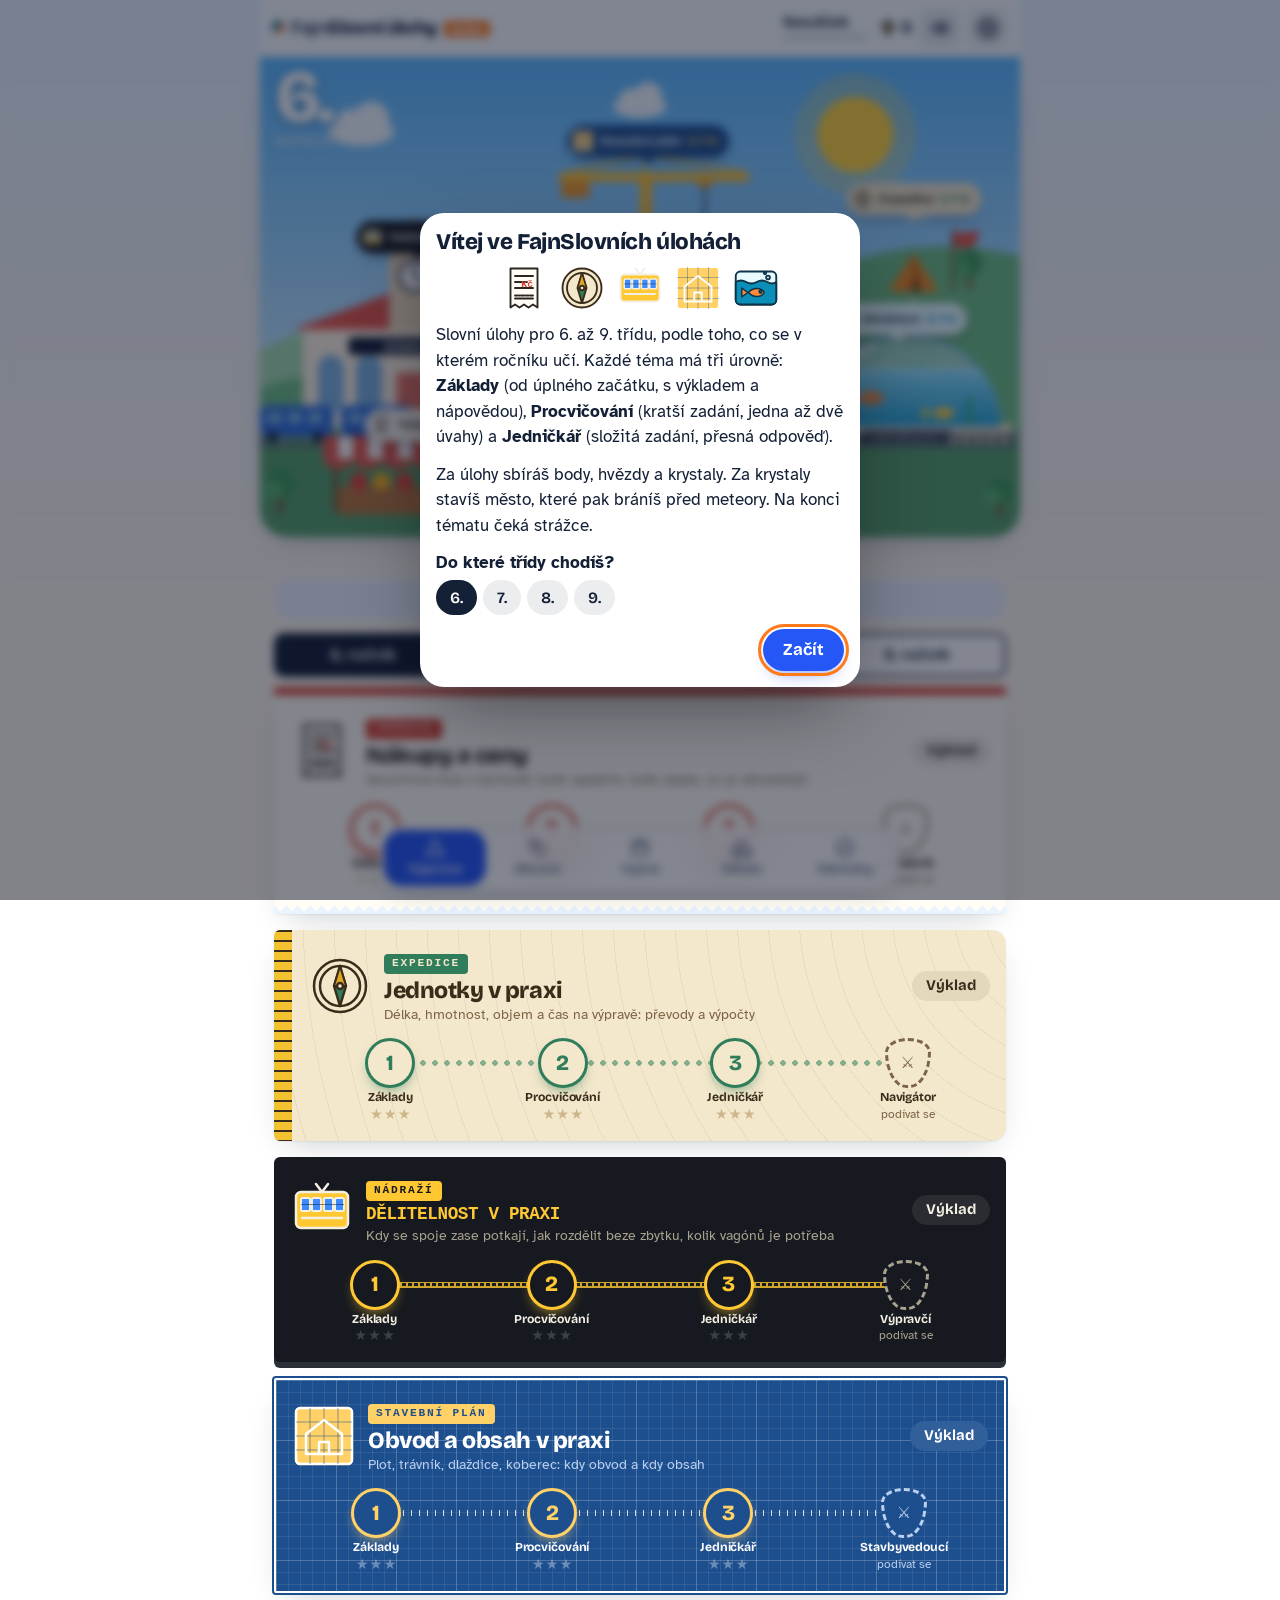
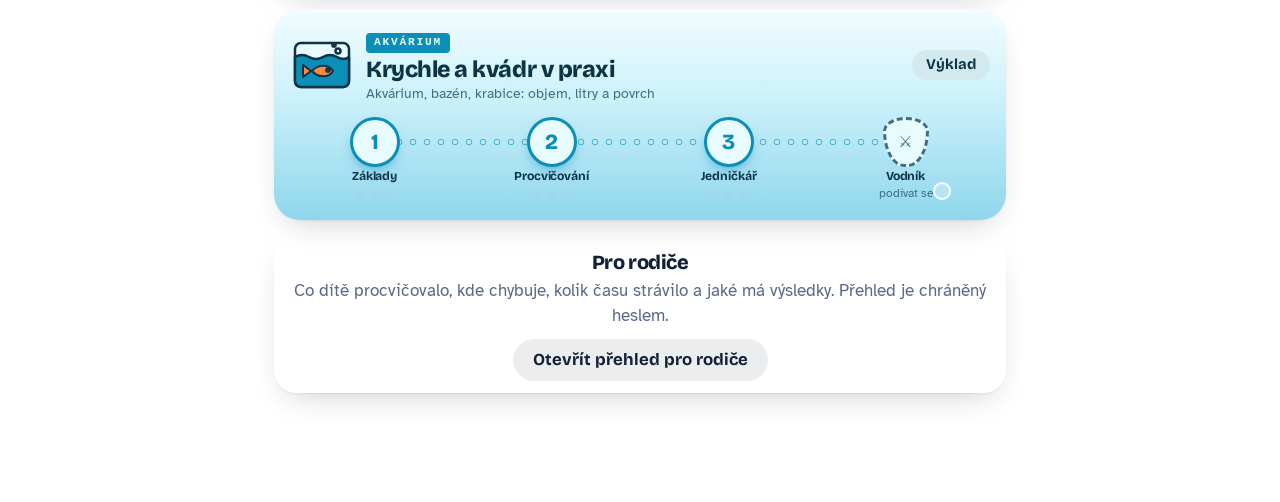
<file: index-demo.html>
<!doctype html>
<html lang="cs" data-theme="light">
<head>
<meta charset="utf-8">
<meta name="viewport" content="width=device-width, initial-scale=1">
<title>FajnSlovní úlohy – ukázka</title>
<meta name="description" content="Slovní úlohy pro 6. až 9. třídu podle ročníků, ve třech obtížnostech, jako hra.">
<link rel="icon" href="data:,">
<link rel="stylesheet" href="css/style.css">
<link rel="stylesheet" href="css/vzhled.css">
<link rel="stylesheet" href="css/svety.css">
<link rel="stylesheet" href="css/svety7.css">
<link rel="stylesheet" href="css/svety8.css">
<link rel="stylesheet" href="css/svety9.css">
</head>
<body>
<div id="app"></div>
<noscript>FajnSlovní úlohy potřebuje zapnutý JavaScript.</noscript>
<script>window.FG_DEMO = true;</script>
<script type="module" src="js/app.js"></script>
</body>
</html>
</file>
<file: css/style.css>
@font-face { font-family: 'Atkinson Hyperlegible'; font-style: normal; font-weight: 400; font-display: swap; src: url(../fonts/atkinson-hyperlegible-latin-ext-2cb978.woff2) format('woff2'); unicode-range: U+0100-02BA, U+02BD-02C5, U+02C7-02CC, U+02CE-02D7, U+02DD-02FF, U+0304, U+0308, U+0329, U+1D00-1DBF, U+1E00-1E9F, U+1EF2-1EFF, U+2020, U+20A0-20AB, U+20AD-20C0, U+2113, U+2C60-2C7F, U+A720-A7FF; } /* latin-ext */
@font-face { font-family: 'Atkinson Hyperlegible'; font-style: normal; font-weight: 400; font-display: swap; src: url(../fonts/atkinson-hyperlegible-latin-386222.woff2) format('woff2'); unicode-range: U+0000-00FF, U+0131, U+0152-0153, U+02BB-02BC, U+02C6, U+02DA, U+02DC, U+0304, U+0308, U+0329, U+2000-206F, U+20AC, U+2122, U+2191, U+2193, U+2212, U+2215, U+FEFF, U+FFFD; } /* latin */
@font-face { font-family: 'Atkinson Hyperlegible'; font-style: normal; font-weight: 700; font-display: swap; src: url(../fonts/atkinson-hyperlegible-latin-ext-076f8f.woff2) format('woff2'); unicode-range: U+0100-02BA, U+02BD-02C5, U+02C7-02CC, U+02CE-02D7, U+02DD-02FF, U+0304, U+0308, U+0329, U+1D00-1DBF, U+1E00-1E9F, U+1EF2-1EFF, U+2020, U+20A0-20AB, U+20AD-20C0, U+2113, U+2C60-2C7F, U+A720-A7FF; } /* latin-ext */
@font-face { font-family: 'Atkinson Hyperlegible'; font-style: normal; font-weight: 700; font-display: swap; src: url(../fonts/atkinson-hyperlegible-latin-a0b5f6.woff2) format('woff2'); unicode-range: U+0000-00FF, U+0131, U+0152-0153, U+02BB-02BC, U+02C6, U+02DA, U+02DC, U+0304, U+0308, U+0329, U+2000-206F, U+20AC, U+2122, U+2191, U+2193, U+2212, U+2215, U+FEFF, U+FFFD; } /* latin */
@font-face { font-family: 'Baloo 2'; font-style: normal; font-weight: 600; font-display: swap; src: url(../fonts/baloo-2-latin-ext-503e7e.woff2) format('woff2'); unicode-range: U+0100-02BA, U+02BD-02C5, U+02C7-02CC, U+02CE-02D7, U+02DD-02FF, U+0304, U+0308, U+0329, U+1D00-1DBF, U+1E00-1E9F, U+1EF2-1EFF, U+2020, U+20A0-20AB, U+20AD-20C0, U+2113, U+2C60-2C7F, U+A720-A7FF; } /* latin-ext */
@font-face { font-family: 'Baloo 2'; font-style: normal; font-weight: 600; font-display: swap; src: url(../fonts/baloo-2-latin-f5fe33.woff2) format('woff2'); unicode-range: U+0000-00FF, U+0131, U+0152-0153, U+02BB-02BC, U+02C6, U+02DA, U+02DC, U+0304, U+0308, U+0329, U+2000-206F, U+20AC, U+2122, U+2191, U+2193, U+2212, U+2215, U+FEFF, U+FFFD; } /* latin */
@font-face { font-family: 'Baloo 2'; font-style: normal; font-weight: 800; font-display: swap; src: url(../fonts/baloo-2-latin-ext-503e7e.woff2) format('woff2'); unicode-range: U+0100-02BA, U+02BD-02C5, U+02C7-02CC, U+02CE-02D7, U+02DD-02FF, U+0304, U+0308, U+0329, U+1D00-1DBF, U+1E00-1E9F, U+1EF2-1EFF, U+2020, U+20A0-20AB, U+20AD-20C0, U+2113, U+2C60-2C7F, U+A720-A7FF; } /* latin-ext */
@font-face { font-family: 'Baloo 2'; font-style: normal; font-weight: 800; font-display: swap; src: url(../fonts/baloo-2-latin-f5fe33.woff2) format('woff2'); unicode-range: U+0000-00FF, U+0131, U+0152-0153, U+02BB-02BC, U+02C6, U+02DA, U+02DC, U+0304, U+0308, U+0329, U+2000-206F, U+20AC, U+2122, U+2191, U+2193, U+2212, U+2215, U+FEFF, U+FFFD; } /* latin */

/* Motivy: světlý (výchozí), tmavý, růžový. Nikdy se neřídí systémovým tmavým režimem. */
:root, [data-theme="light"] {
  color-scheme: light;
  --bg: #f3f6fc; --mriz: #dde6f6; --panel: #ffffff; --ink: #14213d; --muted: #56637f; --line: #cfd9ec;
  --accent: #2447d6; --accent-ink: #ffffff; --hi: #e2590f; --ok: #157a45; --bad: #c92a36;
  --ok-bg: #e4f6ea; --bad-bg: #fdeaea; --hint-bg: #edf2ff; --info-bg: #fff4dc;
  --fg-ink: #14213d; --fg-acc: #2447d6; --fg-help: #7785a6; --fg-fill: rgba(36, 71, 214, .08); --fg-q: #e2590f;
  --ms-a: #ffffff; --ms-b: #2447d6; --ms-c: #ffcf5a; --ms-d: #14213d; --ms-zem: #dde6f6;
}
[data-theme="dark"] {
  color-scheme: dark;
  --bg: #0d1933; --mriz: #162749; --panel: #14254b; --ink: #eaf1ff; --muted: #a3b4d8; --line: #2a3d6e;
  --accent: #6cc4ff; --accent-ink: #062039; --hi: #ffb347; --ok: #62d692; --bad: #ff8089;
  --ok-bg: #143a2c; --bad-bg: #42202b; --hint-bg: #1a2f5e; --info-bg: #3b3018;
  --fg-ink: #eaf1ff; --fg-acc: #6cc4ff; --fg-help: #8698c4; --fg-fill: rgba(108, 196, 255, .12); --fg-q: #ffb347;
  --ms-a: #1d3266; --ms-b: #6cc4ff; --ms-c: #ffcf5a; --ms-d: #eaf1ff; --ms-zem: #162749;
}
[data-theme="girl"] {
  color-scheme: light;
  --bg: #fff1f7; --mriz: #fbdcea; --panel: #ffffff; --ink: #3b1f2e; --muted: #7d5871; --line: #f1c6da;
  --accent: #c93783; --accent-ink: #ffffff; --hi: #7445d1; --ok: #2a8454; --bad: #c2334f;
  --ok-bg: #e6f6ec; --bad-bg: #fdebef; --hint-bg: #f5ecff; --info-bg: #fff1e0;
  --fg-ink: #3b1f2e; --fg-acc: #c93783; --fg-help: #a3869a; --fg-fill: rgba(201, 55, 131, .09); --fg-q: #7445d1;
  --ms-a: #ffffff; --ms-b: #c93783; --ms-c: #ffcf5a; --ms-d: #3b1f2e; --ms-zem: #fbdcea;
}

* { box-sizing: border-box; }
[hidden] { display: none !important; }
html, body { margin: 0; }
/* Pozadí připravené na fotku jako v ostatních modulech platformy: stačí nastavit --scene-photo: url(...). */
:root { --scene-photo: none; --scene-opacity: .22; }
body::before { content: ''; position: fixed; inset: 0; z-index: -1; pointer-events: none; background: var(--scene-photo) center / cover no-repeat; opacity: var(--scene-opacity); }
body {
  font-family: 'Atkinson Hyperlegible', system-ui, -apple-system, 'Segoe UI', sans-serif; font-size: 17px; line-height: 1.5; color: var(--ink);
  background-color: var(--bg);
  background-image: linear-gradient(var(--mriz) 1px, transparent 1px), linear-gradient(90deg, var(--mriz) 1px, transparent 1px);
  background-size: 24px 24px; min-height: 100vh; -webkit-text-size-adjust: 100%;
}
h1, h2, h3, .logo, .btn, .uroven, .volba, .chip, .hod-n, .nav, .rocniky, .zap { font-family: 'Baloo 2', 'Atkinson Hyperlegible', system-ui, sans-serif; }
h1 { font-size: 1.7rem; line-height: 1.15; margin: 0 0 .4em; font-weight: 800; }
h2 { font-size: 1.25rem; line-height: 1.2; margin: 0; font-weight: 800; }
h3 { font-size: 1.05rem; margin: 1em 0 .3em; font-weight: 600; }
p { margin: 0 0 .7em; }
button { font: inherit; color: inherit; cursor: pointer; }
button:disabled { cursor: default; }
:focus-visible { outline: 3px solid var(--hi); outline-offset: 2px; }
b { font-weight: 700; }
.pozn { color: var(--muted); font-size: .92rem; }

#app { max-width: 760px; margin: 0 auto; }
.ram { min-height: 100vh; display: flex; flex-direction: column; }
.obsah { flex: 1; padding: 12px 12px 96px; }

/* ---------- horní lišta ---------- */
.lista, .hra-lista { display: flex; align-items: center; gap: 8px; padding: 8px 12px; background: var(--panel); border-bottom: 2px solid var(--ink); position: sticky; top: 0; z-index: 5; }
.logo { font-size: 1.25rem; font-weight: 600; margin-right: auto; white-space: nowrap; }
.logo b { font-weight: 800; color: var(--accent); }
.ukazka { font: 600 .7rem 'Atkinson Hyperlegible', sans-serif; background: var(--hi); color: #fff; border-radius: 4px; padding: 1px 6px; margin-left: 6px; vertical-align: middle; }
.ik { width: 40px; height: 40px; flex: none; display: grid; place-items: center; border: 2px solid var(--line); border-radius: 10px; background: var(--panel); font-weight: 700; font-size: 1.1rem; }
.ik:hover { border-color: var(--accent); }
.ikona { width: 22px; height: 22px; fill: none; stroke: currentColor; stroke-width: 2; stroke-linecap: round; stroke-linejoin: round; }
.hod { display: flex; flex-direction: column; gap: 3px; align-items: stretch; border: 0; background: none; padding: 2px 4px; min-width: 92px; }
.hod-n { font-weight: 600; font-size: .95rem; line-height: 1; text-align: left; }
.hod-p, .hod-velka, .postup, .sz-hp { display: block; height: 8px; border-radius: 4px; background: var(--mriz); overflow: hidden; border: 1px solid var(--line); }
.hod-p i, .hod-velka i, .postup i, .sz-hp i { display: block; height: 100%; background: var(--accent); transition: width .35s; }
.hod-velka { height: 14px; margin: 6px 0; }
.mena { display: inline-flex; align-items: center; gap: 4px; font-family: 'Baloo 2', sans-serif; font-weight: 800; }
.kr { width: 18px; height: 18px; fill: var(--ms-c); stroke: var(--ink); stroke-width: 1; stroke-linejoin: round; vertical-align: -3px; }
.kr polyline { fill: none; }

/* ---------- spodní navigace ---------- */
.nav { position: fixed; left: 0; right: 0; bottom: 0; z-index: 6; display: flex; justify-content: center; background: var(--panel); border-top: 2px solid var(--ink); padding-bottom: env(safe-area-inset-bottom); }
.nav button { flex: 1; max-width: 152px; border: 0; background: none; padding: 7px 2px 5px; display: flex; flex-direction: column; align-items: center; gap: 1px; font-size: .82rem; font-weight: 600; color: var(--muted); border-top: 4px solid transparent; margin-top: -2px; }
.nav button.on { color: var(--accent); border-top-color: var(--accent); }

/* ---------- výprava ---------- */
.uvod { background: var(--panel); border: 2px solid var(--ink); border-radius: 14px; padding: 8px 12px 6px; cursor: pointer; }
.uvod-t { margin: 4px 0 2px; font-size: .95rem; color: var(--muted); text-align: center; }
.mesto { width: 100%; height: auto; display: block; max-height: 190px; }
.mesto .ms-a, .mesto .ms-b, .mesto .ms-c, .mesto .ms-d, .mesto .ms-n { stroke: var(--ms-d); stroke-width: 1.6; stroke-linejoin: round; }
.ms-a { fill: var(--ms-a); } .ms-b { fill: var(--ms-b); } .ms-c { fill: var(--ms-c); } .ms-d { fill: var(--ms-d); } .ms-n { fill: var(--panel); }
.ms-l { stroke: var(--ms-d); stroke-width: 1.6; fill: none; } .ms-zem { fill: var(--ms-zem); }
.ms-text { fill: var(--muted); font: 14px 'Atkinson Hyperlegible', sans-serif; }
.ms-nova { animation: dopadni .6s cubic-bezier(.3, 1.4, .5, 1); transform-box: fill-box; }
@keyframes dopadni { from { transform: translateY(-70px); opacity: 0; } }

.rocniky { display: flex; gap: 6px; margin: 14px 0 10px; }
.rocniky button { flex: 1; padding: 8px 4px; border: 2px solid var(--ink); border-radius: 10px; background: var(--panel); font-weight: 600; font-size: 1rem; }
.rocniky button.on { background: var(--ink); color: var(--panel); }

.temata { display: grid; gap: 12px; }
.tema, .karta { background: var(--panel); border: 2px solid var(--ink); border-radius: 14px; padding: 12px; }
.karta + .karta { margin-top: 12px; }
.tema-h { display: flex; gap: 10px; align-items: flex-start; }
.tema-ik { flex: none; width: 44px; height: 44px; display: grid; place-items: center; font-size: 1.5rem; line-height: 1; background: var(--hint-bg); border: 2px solid var(--ink); border-radius: 10px; color: var(--accent); font-weight: 700; }
.tema-n { flex: 1; min-width: 0; }
.tema-n p { margin: 2px 0 0; color: var(--muted); font-size: .9rem; line-height: 1.3; }
.urovne { display: grid; grid-template-columns: repeat(4, 1fr); gap: 6px; margin-top: 10px; }
.uroven { display: flex; flex-direction: column; align-items: center; gap: 1px; padding: 8px 2px 6px; border: 2px solid var(--ink); border-radius: 10px; background: var(--panel); box-shadow: 0 3px 0 var(--ink); transition: transform .08s, box-shadow .08s; min-width: 0; }
.uroven:active { transform: translateY(3px); box-shadow: none; }
.ur-c { width: 26px; height: 26px; border-radius: 50%; display: grid; place-items: center; background: var(--accent); color: var(--accent-ink); font-weight: 800; line-height: 1; }
.ur-n { font-weight: 600; font-size: .92rem; line-height: 1.15; text-align: center; overflow-wrap: anywhere; }
.ur-z { font: .72rem/1.15 'Atkinson Hyperlegible', sans-serif; color: var(--muted); text-align: center; }
.uroven.zamek { border-style: dashed; box-shadow: none; color: var(--muted); }
.uroven.zamek .ur-c { background: var(--line); color: var(--muted); }
.strazce-b .ur-c { background: var(--hi); color: #fff; }
.strazce-b.porazen .ur-c { background: var(--ok); }
.hv { display: inline-flex; gap: 1px; line-height: 1; }
.hv i { font-style: normal; color: var(--line); font-size: 1rem; }
.hv i.on { color: var(--hi); }

/* ---------- tlačítka ---------- */
.btn { padding: 10px 18px; border: 2px solid var(--ink); border-radius: 12px; background: var(--panel); font-weight: 600; font-size: 1.05rem; line-height: 1.2; box-shadow: 0 3px 0 var(--ink); transition: transform .08s, box-shadow .08s; }
.btn:active:not(:disabled) { transform: translateY(3px); box-shadow: none; }
.btn.hl { background: var(--accent); color: var(--accent-ink); }
.btn:disabled { opacity: .5; box-shadow: none; }
.btn.mini { padding: 5px 12px; font-size: .92rem; border-radius: 9px; box-shadow: 0 2px 0 var(--ink); display: inline-flex; align-items: center; gap: 4px; }
.btn.velke { font-size: 1.2rem; padding: 12px 26px; margin-top: 6px; }
.chip { padding: 6px 14px; border: 2px solid var(--ink); border-radius: 999px; background: var(--panel); font-weight: 600; font-size: .98rem; }
.chip.on { background: var(--ink); color: var(--panel); }

/* ---------- série úloh ---------- */
.hra { min-height: 100vh; display: flex; flex-direction: column; }
.postup { flex: 1; height: 12px; min-width: 24px; }
.hra-poc { font-family: 'Baloo 2', sans-serif; font-weight: 600; min-width: 46px; text-align: right; }
.combo { font: 600 .82rem 'Baloo 2', sans-serif; background: var(--hi); color: #fff; border-radius: 999px; padding: 2px 9px; white-space: nowrap; }
.zivoty i { font-style: normal; color: var(--line); font-size: 1.15rem; }
.zivoty i.on { color: var(--bad); }
.hra-telo { flex: 1; padding: 12px 12px 40px; }
.ul { background: var(--panel); border: 2px solid var(--ink); border-radius: 14px; padding: 14px; }
.ul-obr { background: var(--bg); border: 1px solid var(--line); border-radius: 10px; margin-bottom: 10px; padding: 4px; }
.fg { width: 100%; height: auto; max-height: 250px; display: block; }
.ul-text { font-size: 1.08rem; margin-bottom: .35em; }
.ul-q { font-family: 'Baloo 2', sans-serif; font-weight: 600; font-size: 1.22rem; line-height: 1.25; margin-bottom: .6em; }
.ul-odp { margin: 6px 0 4px; }
.vstup { display: flex; align-items: center; gap: 8px; flex-wrap: wrap; }
.vstup input { width: 150px; max-width: 46vw; padding: 9px 12px; font: 600 1.4rem 'Baloo 2', sans-serif; color: var(--ink); background: var(--panel); border: 2px solid var(--ink); border-radius: 10px; text-align: center; }
.vstup input#u-in2 { width: 90px; }
.vstup input:focus { outline: 3px solid var(--accent); outline-offset: 1px; }
.vstup input:disabled { background: var(--bg); }
.jedn { font: 600 1.3rem 'Baloo 2', sans-serif; }
.jednotky { display: flex; gap: 6px; flex-wrap: wrap; margin-top: 8px; }
.trese { animation: trese .3s; }
@keyframes trese { 25% { transform: translateX(-6px); } 75% { transform: translateX(6px); } }
.volby { display: grid; gap: 8px; }
.volby.dve, .volby.ctyri { grid-template-columns: 1fr 1fr; }
.volba { padding: 11px 12px; border: 2px solid var(--ink); border-radius: 12px; background: var(--panel); font-weight: 600; font-size: 1.08rem; line-height: 1.25; text-align: left; box-shadow: 0 3px 0 var(--ink); }
.volby.dve .volba, .volby.ctyri .volba { text-align: center; }
.volba:active:not(:disabled) { transform: translateY(3px); box-shadow: none; }
.volba.spatne { background: var(--bad-bg); border-color: var(--bad); color: var(--bad); box-shadow: none; text-decoration: line-through; }
.volba.dobre { background: var(--ok-bg); border-color: var(--ok); color: var(--ok); box-shadow: none; }
.volba:disabled:not(.spatne):not(.dobre) { opacity: .55; box-shadow: none; }
.napoveda { background: var(--hint-bg); border-left: 5px solid var(--accent); border-radius: 0 10px 10px 0; padding: 8px 12px; margin-top: 8px; }
.nap-n { display: block; font: 600 .85rem 'Baloo 2', sans-serif; color: var(--accent); }
.ul-zv { margin-top: 10px; display: flex; gap: 10px; align-items: center; border-radius: 10px; }
.ul-zv:empty { display: none; }
.ul-zv.ok, .ul-zv.bad, .ul-zv.info { padding: 8px 12px; }
.ul-zv.ok { background: var(--ok-bg); } .ul-zv.bad { background: var(--bad-bg); } .ul-zv.info { background: var(--info-bg); }
.reseni { margin-top: 10px; border: 2px dashed var(--line); border-radius: 10px; padding: 10px 12px; }
.res-odp { margin: 0 0 4px; }
.res-kroky { margin: 0; padding-left: 1.3em; }
.res-kroky li { margin: 2px 0; }
.ul-akce { display: flex; gap: 10px; justify-content: flex-end; flex-wrap: wrap; margin-top: 14px; }
.ul-akce:empty { display: none; }
.ul-akce.lepi { position: sticky; bottom: 0; z-index: 2; background: var(--panel); margin: 14px -14px -14px; padding: 10px 14px 12px; border-top: 1px solid var(--line); border-radius: 0 0 12px 12px; }

/* ---------- obrázky ---------- */
.fg-s, .fg-a, .fg-h, .fg-k, .fg-q, .fg-arc { stroke-linejoin: round; stroke-linecap: round; }
.fg-s { stroke: var(--fg-ink); stroke-width: 2.2; }
.fg-a { stroke: var(--fg-acc); stroke-width: 2.4; }
.fg-h { stroke: var(--fg-help); stroke-width: 1.5; }
.fg-k { stroke: var(--fg-help); stroke-width: 1.1; }
.fg-q { stroke: var(--fg-q); stroke-width: 2.4; }
.fg-n { stroke: none; }
.fg-d { stroke-dasharray: 5 4; }
.fg-nf { fill: none; } .fg-f { fill: var(--fg-fill); } .fg-fa { fill: var(--fg-fill); }
.fg-arc { stroke-width: 1.8; }
.fg-g { stroke: var(--line); stroke-width: 1; fill: none; }
.fg-p { fill: var(--fg-ink); } .fg-pa { fill: var(--fg-acc); }
.fg-t { font: 600 13px 'Atkinson Hyperlegible', sans-serif; fill: var(--fg-ink); paint-order: stroke; stroke: var(--bg); stroke-width: 3.5px; stroke-linejoin: round; }
.fg-ta { fill: var(--fg-acc); } .fg-th { fill: var(--fg-help); } .fg-tq { fill: var(--fg-q); font-size: 16px; font-weight: 700; } .fg-tn { font-weight: 700; font-style: italic; }
.fg-sit { max-height: 340px; }
.fg-sit .fg-t { text-anchor: middle; }
.fg-sit :not(.fg-uzel) { pointer-events: none; }
.fg-uzel { fill: transparent; cursor: pointer; }
.fg-uzel:hover { fill: var(--fg-fill); }
.fg-znacka { fill: var(--fg-q); stroke: var(--bg); stroke-width: 2; pointer-events: none; }
.fg-osa { stroke-width: 3; stroke-dasharray: 9 5; }
.sit { background: var(--panel); border: 1px solid var(--line); border-radius: 10px; }
.nk-el { cursor: pointer; }
.nk-hit { stroke: transparent; stroke-width: 22; fill: none; pointer-events: stroke; }
.nk-hita { fill: transparent; stroke: none; pointer-events: all; }
.nk-el .fg-s { stroke-width: 3; }
.nk-el.nk-on .fg-s, .nk-el.nk-on .fg-h, .nk-el.nk-on .fg-arc { stroke: var(--fg-q); stroke-width: 4; }

/* ---------- konstrukce ---------- */
.kon-faze { display: flex; gap: 6px; flex-wrap: wrap; margin-bottom: 8px; }
.kon-faze:empty { display: none; }
.kon-faze span { font: 600 .85rem 'Baloo 2', sans-serif; padding: 2px 10px; border: 2px solid var(--line); border-radius: 999px; color: var(--muted); }
.kon-faze span.ted { border-color: var(--ink); background: var(--ink); color: var(--panel); }
/* zadání a obrázek zůstávají při posouvání nahoře: žák nemusí nic držet v hlavě */
.kon-hlava { position: sticky; top: 60px; z-index: 1; background: var(--panel); box-shadow: 0 -12px 0 var(--panel); padding-bottom: 4px; }
.kon-dano { margin: 0 0 6px; padding: 6px 10px; background: var(--info-bg); border-radius: 8px; font-size: .98rem; line-height: 1.4; }
.kon-dano span { display: block; } .kon-dano b { font-family: 'Baloo 2', sans-serif; font-weight: 600; }
.kon-plocha { position: relative; }
.kon-prep { position: absolute; top: 6px; right: 6px; z-index: 1; display: flex; gap: 4px; }
.kon-prep .chip { padding: 2px 10px; font-size: .85rem; border-width: 1.5px; background: var(--panel); }
.kon-prep .chip.on { background: var(--ink); color: var(--panel); }
.kon-obr { background: var(--bg); border: 1px solid var(--line); border-radius: 10px; }
.kon-obr .fg { max-height: min(300px, 34vh); }
.hotovy-nacrtek .nk-el { cursor: default; }
.kon-posl { margin: 4px 0 0; padding: 2px 10px; font-size: .92rem; color: var(--muted); }
.kon-posl .zap { font-size: 1rem; color: var(--accent); }
@media (max-height: 520px) { .kon-hlava { position: static; } } /* telefon naležato: přichycená hlava by zabrala celou obrazovku */
.kon-zapis { margin: 10px 0 0; padding: 8px 10px 8px 2.2em; background: var(--hint-bg); border-radius: 10px; }
.kon-zapis li { margin: 3px 0; }
.kon-zapis small { display: block; color: var(--muted); font-size: .86rem; line-height: 1.3; }
.zap { font-weight: 600; font-size: 1.08rem; letter-spacing: .01em; }
.kon-panel { margin-top: 10px; }
.kon-ot { font-weight: 700; margin-bottom: .5em; }
.kon-pool { display: grid; gap: 6px; }
.krok { text-align: left; padding: 8px 12px; border: 2px solid var(--ink); border-radius: 10px; background: var(--panel); box-shadow: 0 2px 0 var(--ink); }
.krok:disabled { opacity: .4; box-shadow: none; border-style: dashed; }
.kon-ops { display: flex; flex-wrap: wrap; gap: 6px; }
.kon-form { display: flex; flex-wrap: wrap; gap: 8px 12px; align-items: flex-end; margin-top: 10px; }
.kon-form:empty { display: none; }
.pole { display: flex; flex-direction: column; font-size: .85rem; color: var(--muted); gap: 2px; }
.pole select { font: 600 1.05rem 'Baloo 2', sans-serif; color: var(--ink); background: var(--panel); border: 2px solid var(--ink); border-radius: 8px; padding: 6px 8px; min-width: 84px; }
.kon-pozn { color: var(--muted); margin: 0; flex-basis: 100%; }
.kon-akce { display: flex; gap: 8px; flex-wrap: wrap; margin-top: 12px; }
.kon-hotovo { background: var(--ok-bg); border-radius: 10px; padding: 8px 12px; margin-top: 8px; }
.kon-vyb { color: var(--muted); }

/* ---------- strážce ---------- */
.sz-panel { display: flex; gap: 12px; align-items: center; padding: 8px 12px; background: var(--panel); border-bottom: 2px solid var(--ink); }
.sz-obr { width: 74px; flex: none; }
.strazce { width: 100%; display: block; }
.sz-t { fill: var(--hi); stroke: var(--ink); stroke-width: 3; stroke-linejoin: round; }
.sz-r { fill: var(--ink); } .sz-o { fill: #fff; stroke: var(--ink); stroke-width: 2; } .sz-z { fill: var(--ink); } .sz-p { fill: none; stroke: var(--ink); stroke-width: 3; stroke-linecap: round; stroke-linejoin: round; }
.sz-info { flex: 1; } .sz-info b { font-family: 'Baloo 2', sans-serif; font-size: 1.15rem; }
.sz-hp { height: 12px; margin: 2px 0; } .sz-hp i { background: var(--bad); }
.sz-obr.zasah { animation: zasah .45s; } .sz-obr.utok { animation: utok .45s; }
@keyframes zasah { 30% { transform: scale(.8) rotate(-12deg); filter: brightness(1.6); } }
@keyframes utok { 40% { transform: scale(1.25); } }
.sz-uvod { text-align: center; } .sz-uvod .strazce { width: 120px; margin: 0 auto 8px; }
.vysl-sz { width: 130px; margin: 0 auto; } .vysl-sz.porazen { opacity: .45; transform: rotate(160deg); }

/* ---------- výsledek ---------- */
.vysl { text-align: center; padding-top: 26px; }
.vysl-hv .hv i { font-size: 3.4rem; }
.vysl-hv .hv i.on { animation: hvezda .5s backwards; }
.vysl-hv .hv i.on:nth-child(2) { animation-delay: .18s; } .vysl-hv .hv i.on:nth-child(3) { animation-delay: .36s; }
@keyframes hvezda { from { transform: scale(0) rotate(-90deg); } 70% { transform: scale(1.3); } }
.vysl-r { color: var(--muted); }
.vysl-zisk { display: flex; gap: 14px; justify-content: center; font: 800 1.35rem 'Baloo 2', sans-serif; margin: 6px 0 14px; }
.bublina { display: flex; gap: 12px; align-items: center; text-align: left; background: var(--panel); border: 2px solid var(--ink); border-radius: 14px; padding: 10px 14px; max-width: 460px; margin: 0 auto 14px; }
.bublina p { margin: 0; }
.vysl-pov { font-size: 1.1rem; }
.vysl-odz { margin: 0 auto 10px; max-width: 460px; } .vysl-odz p { margin-bottom: 6px; }
.odz-rada { display: flex; flex-wrap: wrap; gap: 6px; justify-content: center; }
.odz-m { display: inline-flex; align-items: center; gap: 6px; padding: 3px 12px 3px 4px; border: 2px solid var(--ink); border-radius: 999px; background: var(--panel); font: 600 .92rem 'Baloo 2', sans-serif; }
.odz-m .odz-z { width: 28px; height: 28px; font-size: .7rem; background: var(--hi); color: #fff; }
.vysl-akce { display: flex; flex-direction: column; gap: 10px; max-width: 320px; margin: 0 auto; padding: 14px 0 6px; position: sticky; bottom: 0; background: linear-gradient(transparent, var(--bg) 14px); }

/* ---------- město, odznaky, přehled ---------- */
.mesto-pano { background: var(--bg); border: 1px solid var(--line); border-radius: 10px; padding: 6px; margin-bottom: 8px; }
.mesto-pano .mesto { max-height: 230px; }
.mesto-stav { font-family: 'Baloo 2', sans-serif; font-weight: 600; margin: 0; }
.obchod { display: grid; grid-template-columns: repeat(auto-fill, minmax(130px, 1fr)); gap: 10px; margin-top: 12px; }
.stavba { background: var(--panel); border: 2px solid var(--ink); border-radius: 12px; padding: 8px; display: flex; flex-direction: column; align-items: center; text-align: center; gap: 2px; }
.stavba.ma { border-style: dashed; }
.stavba-o { height: 92px; width: 100%; display: flex; align-items: flex-end; justify-content: center; }
.mesto-1 { width: auto; height: auto; max-width: 100%; max-height: 92px; }
.stavba small { color: var(--muted); font-size: .78rem; line-height: 1.2; min-height: 2.4em; }
.stavba b { font-family: 'Baloo 2', sans-serif; }
.cisla { display: grid; grid-template-columns: repeat(2, 1fr); gap: 8px; margin-top: 10px; }
.cisla div { border: 1px solid var(--line); border-radius: 10px; padding: 6px 10px; }
.cisla b { display: block; font: 800 1.5rem/1.1 'Baloo 2', sans-serif; } .cisla span { color: var(--muted); font-size: .86rem; }
.odznaky { display: grid; grid-template-columns: repeat(auto-fill, minmax(140px, 1fr)); gap: 8px; margin-top: 10px; }
.odznak { border: 2px dashed var(--line); border-radius: 12px; padding: 8px; text-align: center; color: var(--muted); display: flex; flex-direction: column; align-items: center; gap: 2px; }
.odznak.ma { border: 2px solid var(--ink); color: var(--ink); }
.odz-z { width: 46px; height: 46px; display: grid; place-items: center; font: 800 1rem 'Baloo 2', sans-serif; background: var(--line); color: var(--panel); clip-path: polygon(50% 0, 93% 25%, 93% 75%, 50% 100%, 7% 75%, 7% 25%); }
.odznak.ma .odz-z { background: var(--hi); color: #fff; }
.odznak small { font-size: .78rem; line-height: 1.25; }
.prehled { width: 100%; border-collapse: collapse; }
.prehled th { text-align: left; font-weight: 400; padding: 3px 0; } .prehled td { text-align: right; padding: 3px 2px; white-space: nowrap; width: 1%; }
.pr-s { color: var(--ok); font-weight: 700; min-width: 1.2em; }
.den-rada { font-family: 'Baloo 2', sans-serif; font-size: 1.2rem; } .den-rada b { font-size: 2.2rem; font-weight: 800; color: var(--hi); }

/* ---------- obrana města ---------- */
.obr-hud { font-family: 'Baloo 2', sans-serif; font-weight: 600; white-space: nowrap; }
.obr .hra-lista .zivoty { margin-left: auto; } .obr .zivoty i.on { color: var(--accent); }
.arena { position: relative; height: 40vh; min-height: 230px; max-height: 360px; overflow: hidden; border-bottom: 2px solid var(--ink); background: linear-gradient(var(--hint-bg), var(--bg)); }
.arena-mesto { position: absolute; left: 0; right: 0; bottom: 0; }
.arena-mesto .mesto { max-height: 120px; }
.meteor { position: absolute; width: 52px; height: 52px; margin-left: -26px; top: calc(var(--p, 0) * (100% - 120px) - 26px); will-change: top; }
.meteor svg { width: 100%; height: 100%; animation: toc 3s linear infinite; }
.meteor polygon { fill: var(--hi); stroke: var(--ink); stroke-width: 5; stroke-linejoin: round; }
@keyframes toc { to { transform: rotate(360deg); } }
.meteor.zasah { animation: vybuch .5s forwards; } .meteor.dopad { animation: vybuch .4s forwards; }
@keyframes vybuch { to { transform: scale(2.4); opacity: 0; } }
.arena.otres { animation: trese .35s; }
.arena-hlas { position: absolute; left: 0; right: 0; top: 34%; text-align: center; font: 800 2rem 'Baloo 2', sans-serif; color: var(--accent); opacity: 0; pointer-events: none; }
.arena-hlas.je { animation: hlas 1s; }
@keyframes hlas { 20% { opacity: 1; transform: scale(1.15); } 100% { opacity: 0; transform: translateY(-24px); } }
.obr-ul { padding: 12px; background: var(--panel); flex: 1; }
.obr-ul .ul-text { margin-bottom: .2em; } .obr-ul .ul-q { margin-bottom: .5em; }
.obr-nahled { background: var(--bg); border: 1px solid var(--line); border-radius: 10px; padding: 6px; margin: 8px 0; }

/* ---------- okno, zpráva, výklad, nastavení ---------- */
.okno-pozadi { position: fixed; inset: 0; z-index: 20; background: rgba(10, 18, 40, .55); display: grid; place-items: center; padding: 12px; overflow: auto; }
.okno { background: var(--panel); color: var(--ink); border: 2px solid var(--ink); border-radius: 16px; padding: 16px; width: 100%; max-width: 440px; box-shadow: 0 6px 0 var(--ink); }
.okno-siroke { max-width: 620px; }
.okno { position: relative; }
.okno-x { position: absolute; top: 10px; right: 10px; width: 38px; height: 38px; display: grid; place-items: center; border: 2px solid var(--line); border-radius: 10px; background: var(--panel); font-weight: 700; font-size: 1rem; line-height: 1; }
.okno-x:hover { border-color: var(--accent); }
.odkaz { display: block; border: 0; background: none; padding: 8px 0 0; color: var(--accent); font-weight: 700; text-decoration: underline; text-underline-offset: 3px; text-align: left; }
.koupe { text-align: center; } .koupe .mesto-1 { max-height: 110px; margin: 0 auto 10px; }
.okno-h { font-size: 1.4rem; margin-bottom: .4em; padding-right: 46px; }
.okno-akce { display: flex; gap: 10px; justify-content: flex-end; flex-wrap: wrap; margin-top: 14px; }
.vyklad-t { font-size: 1.04rem; } .vyklad-p { color: var(--muted); font-size: .85rem; margin: 10px 0 0; }
#toast { position: fixed; left: 50%; bottom: 84px; transform: translate(-50%, 20px); z-index: 30; background: var(--ink); color: var(--panel); padding: 9px 16px; border-radius: 10px; opacity: 0; pointer-events: none; transition: opacity .2s, transform .2s; max-width: 92vw; text-align: center; }
#toast.je { opacity: 1; transform: translate(-50%, 0); }
.nast-n { font-weight: 700; margin: 10px 0 4px; } .prep { display: flex; gap: 6px; flex-wrap: wrap; }
.radek { display: flex; gap: 8px; align-items: center; margin: 12px 0; }
.radek input { width: 22px; height: 22px; accent-color: var(--accent); }
.vitej-p { display: flex; gap: 10px; justify-content: center; margin-bottom: 10px; }

@media (max-width: 520px) {
  body { font-size: 16px; }
  .urovne { grid-template-columns: repeat(2, 1fr); }
  .hod { min-width: 64px; } .logo { font-size: 1.05rem; }
  .lista, .hra-lista { gap: 6px; padding: 8px; }
  .hra-lista .ik { width: 36px; height: 36px; }
  .hra-strazce .hra-poc { display: none; }
  .volby.ctyri { grid-template-columns: 1fr 1fr; }
  .okno-akce .btn { flex: 1; }
}
@media (prefers-reduced-motion: reduce) {
  *, *::before, *::after { animation-duration: .01ms !important; animation-iteration-count: 1 !important; transition-duration: .01ms !important; }
}

/* návrat úlohy s chybou na konci kola */
.ul-navrat { margin: 0 0 8px; padding: 6px 10px; border-radius: 10px; background: var(--hint-bg); font-weight: 700; font-size: .92rem; }

/* opakování s rozestupy */
.opak-karta { display: flex; align-items: center; gap: 12px; margin: 10px 0 0; padding: 10px 12px; border: 2px solid var(--ink); border-radius: 14px; background: var(--info-bg); box-shadow: 0 3px 0 var(--ink); }
.opak-karta div { flex: 1; } .opak-karta p { margin: 2px 0 0; font-size: .95rem; } .opak-karta .btn { flex: none; }
.opak-pozn { margin: 8px 0 0; text-align: center; color: var(--muted); font-size: .92rem; }

/* ukázka */
.demo-pruh { margin: 10px 0 0; padding: 8px 12px; border: 2px dashed var(--accent); border-radius: 12px; background: var(--hint-bg); text-align: center; font-size: .95rem; }
.pro-rodice { text-align: center; margin: 18px 0 4px; }
.pro-rodice h2 { margin: 0 0 4px; } .pro-rodice p { margin: 0 0 10px; color: var(--muted, inherit); }
.odkaz-rod { display: inline; padding: 0; border: 0; background: none; color: var(--accent); font: inherit; font-weight: 700; text-decoration: underline; text-underline-offset: 3px; cursor: pointer; white-space: nowrap; }

/* přehled pro rodiče */
.rod h3 { font-size: 1.1rem; margin: 18px 0 6px; }
.rod h4 { font-size: .95rem; margin: 10px 0 2px; color: var(--muted); }
.rod-l { display: block; font-weight: 700; margin: 6px 0 4px; }
.rod-in { display: block; width: 100%; padding: 10px 12px; margin-bottom: 8px; border: 2px solid var(--ink); border-radius: 10px; background: var(--bg); color: var(--ink); font: inherit; }
.rod-err { min-height: 1.3em; color: var(--bad); font-size: .92rem; margin: 0; }
.rod-akce { display: flex; gap: 8px; flex-wrap: wrap; justify-content: flex-end; margin-top: 6px; }
.rod-dlazdice { display: grid; grid-template-columns: repeat(2, 1fr); gap: 8px; }
.rod-dlazdice div { border: 1px solid var(--line); border-radius: 10px; padding: 6px 10px; text-align: center; }
.rod-dlazdice b { display: block; font: 800 1.4rem/1.1 'Baloo 2', sans-serif; color: var(--accent); } .rod-dlazdice span { color: var(--muted); font-size: .84rem; }
@media (min-width: 560px) { .rod-dlazdice { grid-template-columns: repeat(3, 1fr); } }
.rod-dop { margin: 12px 0 6px; padding: 10px 12px; border-radius: 10px; background: var(--info-bg); }
.rod-leg { display: flex; flex-wrap: wrap; gap: 4px 14px; font-size: .84rem; color: var(--muted); margin: 6px 0; }
.rod-leg i, .rod-bar i, .rod-sl i { display: inline-block; }
.rod-leg i { width: 12px; height: 12px; border-radius: 3px; margin-right: 4px; vertical-align: -1px; }
.s1 { background: var(--ok); } .s2 { background: var(--hi); } .s3 { background: var(--bad); }
.rod-graf { display: grid; grid-template-columns: repeat(14, 1fr); gap: 3px; align-items: end; height: 120px; }
.rod-den { display: flex; flex-direction: column; align-items: center; height: 100%; min-width: 0; }
.rod-sl { flex: 1; width: 100%; max-width: 22px; display: flex; flex-direction: column; justify-content: flex-end; border-bottom: 1px solid var(--line); }
.rod-sl i { width: 100%; }
.rod-dv, .rod-dd { font-size: .7rem; color: var(--muted); line-height: 1.4; }
.rod-row { display: grid; grid-template-columns: minmax(0, 1fr) 70px auto; grid-template-areas: 'pl pn m' 'bar bar bar'; gap: 2px 8px; align-items: center; padding: 6px 0; border-bottom: 1px solid var(--line); font-size: .92rem; }
.rod-pl { grid-area: pl; } .rod-pl small, .rod-pn small { display: block; color: var(--muted); font-size: .8rem; }
.rod-bar { grid-area: bar; display: flex; height: 8px; border-radius: 4px; overflow: hidden; background: var(--line); }
.rod-pn { grid-area: pn; text-align: right; font-weight: 700; } .rod-pn small { font-weight: 400; }
.rod-m { grid-area: m; font-size: .8rem; font-weight: 700; padding: 2px 8px; border-radius: 999px; white-space: nowrap; }
.rod-m.ok { background: var(--ok-bg); color: var(--ok); } .rod-m.mid { background: var(--info-bg); color: var(--hi); } .rod-m.low { background: var(--bad-bg); color: var(--bad); } .rod-m.na { color: var(--muted); }
.rod-sez { padding-left: 1.2em; } .rod-sez li { margin: 6px 0; } .rod-sez small { color: var(--muted); }
.rod-tab { width: 100%; border-collapse: collapse; font-size: .9rem; } .rod-tab td { padding: 4px 4px 4px 0; border-bottom: 1px solid var(--line); vertical-align: top; } .rod-tab small { color: var(--muted); }
.rod-tisk { justify-content: flex-start; margin-top: 16px; }
@media print {
  body::before { display: none; }
  body > *:not(.okno-pozadi) { display: none !important; }
  .okno-pozadi { position: static; background: none; padding: 0; display: block; }
  .okno { max-width: none; border: 0; box-shadow: none; }
  .okno-x, .okno-akce, .rod-tisk { display: none !important; }
  .s1, .s2, .s3, .rod-leg i { -webkit-print-color-adjust: exact; print-color-adjust: exact; }
}
</file>
<file: css/vzhled.css>
/* Vzhled celé aplikace (nad css/style.css): písma, denní doby místo plochých motivů, mapa čtvrti, lišty, karty, tlačítka.
   Motivy: světlý = den, tmavý = noc, růžový = západ slunce. Proměnné --m-* barví mapu (js/mapa.js). */
@font-face { font-family: 'Bricolage Grotesque'; font-style: normal; font-weight: 400 800; font-display: swap; src: url(../fonts/bricolage-latin-ext.woff2) format('woff2'); unicode-range: U+0100-02BA, U+02BD-02C5, U+02C7-02CC, U+02CE-02D7, U+02DD-02FF, U+0304, U+0308, U+0329, U+1D00-1DBF, U+1E00-1E9F, U+1EF2-1EFF, U+2020, U+20A0-20AB, U+20AD-20C0, U+2113, U+2C60-2C7F, U+A720-A7FF; }
@font-face { font-family: 'Bricolage Grotesque'; font-style: normal; font-weight: 400 800; font-display: swap; src: url(../fonts/bricolage-latin.woff2) format('woff2'); unicode-range: U+0000-00FF, U+0131, U+0152-0153, U+02BB-02BC, U+02C6, U+02DA, U+02DC, U+0304, U+0308, U+0329, U+2000-206F, U+20AC, U+2122, U+2191, U+2193, U+2212, U+2215, U+FEFF, U+FFFD; }
@font-face { font-family: 'JetBrains Mono'; font-style: normal; font-weight: 500 800; font-display: swap; src: url(../fonts/jetbrains-latin-ext.woff2) format('woff2'); unicode-range: U+0100-02BA, U+02BD-02C5, U+02C7-02CC, U+02CE-02D7, U+02DD-02FF, U+0304, U+0308, U+0329, U+1D00-1DBF, U+1E00-1E9F, U+1EF2-1EFF, U+2020, U+20A0-20AB, U+20AD-20C0, U+2113, U+2C60-2C7F, U+A720-A7FF; }
@font-face { font-family: 'JetBrains Mono'; font-style: normal; font-weight: 500 800; font-display: swap; src: url(../fonts/jetbrains-latin.woff2) format('woff2'); unicode-range: U+0000-00FF, U+0131, U+0152-0153, U+02BB-02BC, U+02C6, U+02DA, U+02DC, U+0304, U+0308, U+0329, U+2000-206F, U+20AC, U+2122, U+2191, U+2193, U+2212, U+2215, U+FEFF, U+FFFD; }

/* layout: plovoucí lišty nad celoplošnou scénou; obsah ve sloupci do 760 px
   písmo: Bricolage Grotesque (nadpisy, tlačítka, čísla), Atkinson Hyperlegible (čtení zadání), JetBrains Mono (štítky, displeje) */
:root, [data-theme="light"] {
  --f-disp: 'Bricolage Grotesque', 'Atkinson Hyperlegible', system-ui, sans-serif; --f-mono: 'JetBrains Mono', ui-monospace, Consolas, monospace;
  --bg: #e9f4ff; --bg2: #fdf7ee; --panel: #ffffff; --ink: #142036; --muted: #5b6887; --line: #dce4f1; --accent: #2457f5; --accent-ink: #fff; --hi: #ff7a1a;
  --stin: 0 1px 2px rgba(20, 32, 54, .06), 0 12px 32px -14px rgba(20, 32, 54, .28); --sklo: rgba(255, 255, 255, .72);
  --m-n1: #5ab8ff; --m-n2: #b8e3ff; --m-n3: #f3fbff; --m-slunce: #ffd23f; --m-slunce-z: rgba(255, 210, 63, .25); --m-krater: transparent; --m-hvezdy: 0; --m-mrak: #ffffff;
  --m-kopec2: #a5dbae; --m-kopec1: #6fbe85; --m-zeme: #57a06b; --m-bud: #fff4e3; --m-bud2: #f1ddc0; --m-strecha: #e4574a; --m-okno: #7db3e0; --m-svit: 0;
  --m-tram: #f19a2a; --m-jerab: #ffc22e; --m-kolej: #5b6475; --m-vagon: #2f6fdc; --m-loko: #e4574a; --m-markyza: #e4574a; --m-markyza-b: #ffffff; --m-pult: #b9783f;
  --m-voda1: #8ee3ff; --m-voda2: #1f9fd0; --m-sklo: rgba(205, 240, 255, .5); --m-cedule: #142036; --m-napis: #ffffff; --m-stan: #f08a24; --m-kmen: #7a5534; --m-koruna: #3f9a5c; --m-koruna2: #58b170; --m-lampa: #ffffff; --m-zare: 0;
  --m-slunce-t: translate(0, 0) scale(1);
}
[data-theme="dark"] {
  --bg: #0a1230; --bg2: #121a3d; --panel: #18224a; --ink: #eef2ff; --muted: #a6b2d9; --line: #2b3769; --accent: #7cc4ff; --accent-ink: #061430; --hi: #ffb347;
  --stin: 0 1px 2px rgba(0, 0, 0, .3), 0 14px 34px -14px rgba(0, 0, 0, .7); --sklo: rgba(16, 24, 58, .72);
  --m-n1: #050a20; --m-n2: #151d55; --m-n3: #36367a; --m-slunce: #f3efd9; --m-slunce-z: rgba(243, 239, 217, .1); --m-krater: rgba(0, 0, 0, .08); --m-hvezdy: 1; --m-mrak: #26306a;
  --m-kopec2: #1a2a52; --m-kopec1: #162543; --m-zeme: #0f1b31; --m-bud: #2a3560; --m-bud2: #212b51; --m-strecha: #6d2f4b; --m-okno: #ffd66b; --m-svit: 1;
  --m-tram: #8a5a2a; --m-jerab: #b4861d; --m-kolej: #2b3352; --m-vagon: #2a4f9a; --m-loko: #9b3247; --m-markyza: #a8343f; --m-markyza-b: #d9d3c7; --m-pult: #5a3a22;
  --m-voda1: #2a7fc4; --m-voda2: #0c3a6e; --m-sklo: rgba(110, 170, 255, .22); --m-cedule: #ffd66b; --m-napis: #142036; --m-stan: #b8611c; --m-kmen: #3b2a1c; --m-koruna: #1d4a33; --m-koruna2: #24583d; --m-lampa: #ffe9a8; --m-zare: .55;
}
[data-theme="girl"] {
  --bg: #ffe7ef; --bg2: #fff3e6; --panel: #ffffff; --ink: #3a1d3b; --muted: #85587a; --line: #f6cfe0; --accent: #d63c86; --accent-ink: #fff; --hi: #7a4dd8;
  --stin: 0 1px 2px rgba(58, 29, 59, .06), 0 12px 32px -14px rgba(120, 40, 90, .32); --sklo: rgba(255, 255, 255, .72);
  --m-n1: #5b3aa6; --m-n2: #ff77ad; --m-n3: #ffc994; --m-slunce: #ffb35c; --m-slunce-z: rgba(255, 179, 92, .3); --m-krater: transparent; --m-hvezdy: .45; --m-mrak: #ffd2e4;
  --m-kopec2: #c472b0; --m-kopec1: #9b5196; --m-zeme: #7b3f7d; --m-bud: #ffe8f0; --m-bud2: #f8c9da; --m-strecha: #d6407a; --m-okno: #ffd08a; --m-svit: .6;
  --m-tram: #ec8a3a; --m-jerab: #ffb340; --m-kolej: #5a3a6a; --m-vagon: #6a4bd1; --m-loko: #d6407a; --m-markyza: #e04a86; --m-markyza-b: #fff3f7; --m-pult: #a0623e;
  --m-voda1: #a5e0ff; --m-voda2: #5b7be0; --m-sklo: rgba(255, 225, 240, .45); --m-cedule: #3a1d3b; --m-napis: #ffffff; --m-stan: #ff8a4a; --m-kmen: #6b3b4a; --m-koruna: #7a4ba0; --m-koruna2: #9765bd; --m-lampa: #fff0d6; --m-zare: .3;
  --m-slunce-t: translate(-30px, 96px) scale(1.5);
}

/* ---------- základ ---------- */
body { background: linear-gradient(180deg, var(--bg) 0, var(--bg2) 620px) fixed; font-size: 17px; }
h1, h2, h3, .logo, .btn, .uroven, .volba, .chip, .hod-n, .nav, .rocniky, .zap, .mena, .hra-poc, .combo, .jedn, .vysl-zisk, .okno-h { font-family: var(--f-disp); }
h1, h2 { letter-spacing: -.02em; text-wrap: balance; }
.pozn { color: var(--muted); }

/* ---------- lišty ---------- */
.lista, .hra-lista { background: var(--sklo); backdrop-filter: blur(14px) saturate(1.4); -webkit-backdrop-filter: blur(14px) saturate(1.4); border-bottom: 0; box-shadow: 0 1px 0 var(--line); top: env(safe-area-inset-top, 0px); }
.logo { font-weight: 500; font-size: 1.2rem; letter-spacing: -.02em; }
.logo b { font-weight: 800; color: var(--ink); }
.logo::before { content: ''; display: inline-block; width: 12px; height: 12px; margin-right: 7px; border-radius: 3px; background: conic-gradient(#e4574a 0 25%, #ffc22e 0 50%, #2f6fdc 0 75%, #1fa37a 0); transform: rotate(45deg); vertical-align: 1px; }
.ik { border: 0; border-radius: 12px; background: color-mix(in srgb, var(--ink) 7%, transparent); color: var(--ink); }
.ik:hover { background: color-mix(in srgb, var(--accent) 16%, transparent); }
.hod-p, .hod-velka, .postup, .sz-hp { background: color-mix(in srgb, var(--ink) 10%, transparent); border: 0; }
.hod-p i, .postup i { background: linear-gradient(90deg, var(--accent), var(--hi)); }
.hod-n { font-weight: 700; }
.nav { left: 50%; right: auto; bottom: calc(10px + env(safe-area-inset-bottom, 0px)); transform: translateX(-50%); width: min(520px, calc(100% - 20px)); border: 0; border-radius: 22px; background: var(--sklo); backdrop-filter: blur(16px) saturate(1.5); -webkit-backdrop-filter: blur(16px) saturate(1.5); box-shadow: var(--stin); padding: 4px; }
.nav button { border-top: 0; margin: 0; border-radius: 18px; padding: 7px 2px 6px; font-weight: 600; transition: background .2s, color .2s; }
.nav button.on { color: var(--accent-ink); background: var(--accent); }
.obsah { padding: 12px 14px 110px; }

/* ---------- tlačítka a karty ---------- */
.btn { border: 0; border-radius: 999px; background: color-mix(in srgb, var(--ink) 8%, var(--panel)); color: var(--ink); box-shadow: none; font-weight: 700; padding: 11px 20px; transition: transform .12s, background .2s; }
.btn:hover:not(:disabled) { background: color-mix(in srgb, var(--ink) 14%, var(--panel)); }
.btn:active:not(:disabled) { transform: scale(.96); }
.btn.hl { background: var(--accent); color: var(--accent-ink); box-shadow: 0 8px 18px -8px color-mix(in srgb, var(--accent) 70%, transparent); }
.btn.hl:hover:not(:disabled) { background: color-mix(in srgb, var(--accent) 88%, var(--ink)); }
.btn.mini { box-shadow: none; padding: 6px 14px; border-radius: 999px; }
.chip { border: 0; background: color-mix(in srgb, var(--ink) 8%, var(--panel)); }
.chip.on { background: var(--ink); color: var(--panel); }
.karta, .tema { border: 0; border-radius: 22px; box-shadow: var(--stin); }
.okno { border: 0; border-radius: 24px; box-shadow: 0 30px 80px -20px rgba(0, 0, 0, .5); }
.okno-x { border: 0; border-radius: 12px; background: color-mix(in srgb, var(--ink) 7%, transparent); }
.okno-pozadi { background: rgba(8, 14, 36, .5); backdrop-filter: blur(4px); }
.opak-karta { border: 0; border-radius: 20px; box-shadow: var(--stin); }
.demo-pruh { border: 0; border-radius: 16px; }
.uroven { border: 0; border-radius: 16px; box-shadow: none; }
.odznak, .stavba { border-radius: 18px; }
.mesto-pano, .uvod { border: 0; border-radius: 22px; box-shadow: var(--stin); }

/* ---------- mapa čtvrti na výpravě ---------- */
.mapa { position: relative; margin: -12px -14px 6px; overflow: hidden; border-radius: 0 0 28px 28px; box-shadow: var(--stin); }
.mapa-obr { display: block; width: 100%; height: auto; }
.mapa-titul { position: absolute; left: 16px; top: 10px; color: #fff; text-shadow: 0 2px 12px rgba(10, 20, 50, .35); pointer-events: none; }
.mapa-titul b { display: block; font: 800 clamp(2.6rem, 11vw, 4.6rem)/.86 var(--f-disp); letter-spacing: -.05em; }
.mapa-titul span { display: block; font: 600 .8rem var(--f-mono); letter-spacing: .14em; text-transform: uppercase; opacity: .9; margin-top: 4px; }
.mapa-pin { position: absolute; transform: translate(-50%, -100%); display: inline-flex; align-items: center; gap: 6px; padding: 5px 10px 5px 5px; border: 0; border-radius: 999px; background: var(--w-pap); color: var(--w-ink); font: 700 .78rem/1 var(--f-disp); white-space: nowrap; box-shadow: 0 6px 16px -6px rgba(0, 0, 0, .45); animation: pin-skok 3.2s ease-in-out infinite; animation-delay: var(--d, 0s); }
.mapa-pin::after { content: ''; position: absolute; left: 50%; bottom: -5px; width: 10px; height: 10px; margin-left: -5px; background: inherit; transform: rotate(45deg); border-radius: 0 0 3px 0; }
.mapa-pin svg { width: 22px; height: 22px; display: block; }
.mapa-pin .pin-hv { font: 700 .7rem var(--f-mono); color: var(--w-acc); }
.mapa-pin:hover, .mapa-pin:focus-visible { animation-play-state: paused; transform: translate(-50%, -100%) scale(1.08); z-index: 2; }
@keyframes pin-skok { 0%, 100% { margin-top: 0; } 50% { margin-top: -5px; } }
@media (max-width: 420px) { .mapa-pin .pin-n { display: none; } .mapa-pin { padding-right: 7px; } }
.tema.svit { animation: svit 1.2s ease-out; }
@keyframes svit { 0% { box-shadow: 0 0 0 0 var(--w-acc); } 40% { box-shadow: 0 0 0 10px color-mix(in srgb, var(--w-acc) 30%, transparent); } 100% { box-shadow: var(--stin); } }

/* barvy obrázku mapy */
.m-nebe1 { stop-color: var(--m-n1); } .m-nebe2 { stop-color: var(--m-n2); } .m-nebe3 { stop-color: var(--m-n3); }
.m-voda1 { stop-color: var(--m-voda1); } .m-voda2 { stop-color: var(--m-voda2); }
.m-slunce { transform: var(--m-slunce-t); transform-box: view-box; transform-origin: 470px 62px; }
.m-slunce-k { fill: var(--m-slunce); } .m-slunce-z { fill: var(--m-slunce-z); } .m-krater { fill: var(--m-krater); }
.m-hvezda { fill: #fff; opacity: var(--m-hvezdy); animation: m-trpyt 3s ease-in-out infinite; animation-delay: var(--d); }
@keyframes m-trpyt { 50% { opacity: calc(var(--m-hvezdy) * .25); } }
.m-mrak { fill: var(--m-mrak); opacity: .9; animation: m-mrak 70s linear infinite; animation-delay: var(--d); }
@keyframes m-mrak { from { transform: translateX(-160px); } to { transform: translateX(680px); } }
.m-kopec2 { fill: var(--m-kopec2); } .m-kopec1 { fill: var(--m-kopec1); } .m-zeme { fill: var(--m-zeme); }
.m-stezka { fill: none; stroke: var(--m-bud2); stroke-width: 2.5; stroke-dasharray: 2 6; stroke-linecap: round; }
.m-stan { fill: var(--m-stan); } .m-stan2 { fill: color-mix(in srgb, var(--m-stan) 70%, #000); } .m-stin { fill: rgba(0, 0, 0, .35); }
.m-vlajka { fill: var(--m-strecha); transform-origin: 32px -48px; animation: m-vlajka 1.6s ease-in-out infinite; }
@keyframes m-vlajka { 50% { transform: skewY(8deg) scaleX(.9); } }
.m-kmen { fill: var(--m-kmen); } .m-koruna { fill: var(--m-koruna); } .m-koruna2 { fill: var(--m-koruna2); }
.m-budova { fill: var(--m-bud); } .m-budova2 { fill: var(--m-bud2); } .m-strecha { fill: var(--m-strecha); } .m-dvere { fill: var(--m-strecha); opacity: .8; }
.m-okno { fill: var(--m-okno); filter: drop-shadow(0 0 calc(var(--m-svit) * 4px) var(--m-okno)); }
[data-theme="dark"] .m-okno { animation: m-okno 6s ease-in-out infinite; animation-delay: var(--d); }
@keyframes m-okno { 80% { opacity: 1; } 90% { opacity: .55; } }
.m-hodiny { fill: #fff; stroke: var(--m-cedule); stroke-width: 2; } .m-ruc { stroke: var(--m-cedule); stroke-width: 2; stroke-linecap: round; }
.m-cedule { fill: var(--m-cedule); } .m-napis { font: 800 9px var(--f-mono); fill: var(--m-napis); text-anchor: middle; letter-spacing: .12em; } .m-napis-m { font-size: 7.5px; }
.m-hruba { fill: color-mix(in srgb, var(--m-bud2) 60%, transparent); } .m-tram { fill: var(--m-tram); }
.m-jerab { fill: var(--m-jerab); } .m-jerab-l { stroke: var(--m-jerab); stroke-width: 2; fill: none; } .m-lano { stroke: var(--m-cedule); stroke-width: 1.4; } .m-naklad { fill: var(--m-strecha); }
.m-kocka { animation: m-kocka 7s ease-in-out infinite alternate; }
@keyframes m-kocka { from { transform: translateX(16px); } to { transform: translateX(-70px); } }
.m-sklo { fill: var(--m-sklo); stroke: color-mix(in srgb, var(--m-voda2) 60%, #fff); stroke-width: 2.5; }
.m-hladina { fill: none; stroke: rgba(255, 255, 255, .6); stroke-width: 1.6; }
.m-odlesk { fill: none; stroke: rgba(255, 255, 255, .7); stroke-width: 4; stroke-linecap: round; }
.m-ryba { animation: m-ryba 9s ease-in-out infinite alternate; } .m-ryba-b { animation-duration: 7s; animation-direction: alternate-reverse; }
@keyframes m-ryba { from { transform: translateX(-26px); } to { transform: translateX(34px); } }
.m-ryba1 { fill: #ff8a3d; } .m-ryba2 { fill: #ffd23f; } .m-rasa { fill: none; stroke: #2fae6b; stroke-width: 3; stroke-linecap: round; }
.m-kolej { fill: var(--m-kolej); } .m-prazec { fill: color-mix(in srgb, var(--m-kolej) 70%, var(--m-zeme)); }
.m-vlak { animation: m-vlak 16s linear infinite; }
@keyframes m-vlak { 0% { transform: translateX(-200px); } 55%, 100% { transform: translateX(640px); } }
.m-vagon { fill: var(--m-vagon); } .m-loko { fill: var(--m-loko); } .m-okno-v { fill: var(--m-okno); } .m-kolo { fill: var(--m-cedule); }
.m-markyza { fill: var(--m-markyza); } .m-markyza-b { fill: var(--m-markyza-b); } .m-pult { fill: var(--m-pult); }
.m-ovoce1 { fill: #e8443a; } .m-ovoce2 { fill: #ffb21f; } .m-ovoce3 { fill: #6cc04a; }
.m-lampa { fill: var(--m-lampa); } .m-zare { fill: var(--m-lampa); opacity: calc(var(--m-zare) * .5); }

/* ---------- místa (karty témat) ---------- */
.temata { gap: 16px; }
.tema[data-svet] { padding: 16px; }
.tema[data-svet] h2 { font-size: 1.45rem; line-height: 1.05; }
.tema[data-svet] .tema-ik, .tema[data-svet] .tema-ik svg { width: 64px; height: 64px; }
.tema[data-svet] .urovne { gap: 8px; margin-top: 14px; }
.tema[data-svet] .uroven { border: 0; border-radius: 16px; padding: 10px 4px 8px; background: color-mix(in srgb, var(--w-ink) 7%, var(--w-pap)); box-shadow: none; }
.tema[data-svet] .uroven:hover { background: color-mix(in srgb, var(--w-acc) 18%, var(--w-pap)); }
.tema[data-svet] .uroven.zamek { background: transparent; outline: 2px dashed color-mix(in srgb, var(--w-ink) 25%, transparent); outline-offset: -2px; }
.tema[data-svet] .btn { box-shadow: none; background: color-mix(in srgb, var(--w-ink) 9%, var(--w-pap)); }
.ur-c { font-family: var(--f-disp); }

/* ---------- výsledek ---------- */
.vysl h1 { font-size: clamp(2rem, 8vw, 3rem); }
.vysl-zisk span { background: color-mix(in srgb, var(--ink) 7%, transparent); border-radius: 999px; padding: 4px 14px; }
@media (prefers-reduced-motion: reduce) { .m-vlak, .m-mrak, .m-kocka, .m-ryba, .mapa-pin { animation: none; } }

/* ---------- cesta úrovní v kartě tématu: zastávky spojené trasou ve stylu světa ---------- */
.tema[data-svet] { padding: 18px 16px 14px; }
.tema[data-svet] .tema-h { gap: 12px; align-items: center; }
.tema[data-svet] .tema-svet { margin-bottom: 4px; }
.tema[data-svet] .tema-n p { font-size: .88rem; margin-top: 4px; }
.cesta { position: relative; display: grid; grid-template-columns: repeat(4, 1fr); gap: 4px; margin-top: 16px; }
.cesta::before { content: ''; position: absolute; left: 12.5%; right: 12.5%; top: 25px; height: 6px; margin-top: -3px; background: var(--w-trasa, repeating-linear-gradient(90deg, var(--w-acc) 0 10px, transparent 10px 18px)); border-radius: 3px; opacity: .55; }
.tema[data-svet] .cesta .uroven { position: relative; background: none; padding: 0 2px 4px; gap: 3px; border-radius: 14px; outline: 0; }
.tema[data-svet] .cesta .uroven:hover { background: none; }
.cesta .ur-c { width: 50px; height: 50px; font-size: 1.35rem; font-weight: 800; background: var(--w-pap); color: var(--w-acc); border: 3px solid var(--w-acc); box-shadow: 0 6px 14px -6px color-mix(in srgb, var(--w-acc) 80%, transparent); transition: transform .15s; }
.cesta .uroven:hover .ur-c { transform: scale(1.1) rotate(-4deg); }
.cesta .uroven.hotovo .ur-c { background: var(--w-acc); color: var(--w-acc-ink, #fff); }
.cesta .uroven.dalsi .ur-c { animation: dalsi 1.8s ease-in-out infinite; }
@keyframes dalsi { 0%, 100% { box-shadow: 0 0 0 0 color-mix(in srgb, var(--w-acc) 55%, transparent); } 50% { box-shadow: 0 0 0 9px color-mix(in srgb, var(--w-acc) 0%, transparent); } }
.cesta .ur-n { font-size: .82rem; font-weight: 700; }
.cesta .hv i { font-size: .9rem; }
.tema[data-svet] .cesta .strazce-b .ur-c { border-radius: 14px; transform: rotate(45deg); width: 42px; height: 42px; margin: 4px 0; background: var(--w-ink); color: var(--w-pap); border-color: var(--w-ink); font-size: 1rem; }
.tema[data-svet] .cesta .strazce-b .ur-c::first-line { }
.tema[data-svet] .cesta .strazce-b.zamek .ur-c { background: var(--w-pap); color: var(--w-mut); border-style: dashed; border-color: var(--w-mut); box-shadow: none; }
.tema[data-svet] .cesta .strazce-b.porazen .ur-c { background: var(--w-acc2); color: var(--w-ink); border-color: var(--w-acc2); }
.tema[data-svet] .cesta .uroven.zamek { outline: 0; }
/* trasa podle světa */
[data-svet="trh"] { --w-trasa: repeating-linear-gradient(90deg, var(--w-ink) 0 8px, transparent 8px 14px); }
[data-svet="expedice"] { --w-trasa: radial-gradient(circle, var(--w-acc) 2.6px, transparent 3px) 0 50% / 12px 6px repeat-x; }
[data-svet="nadrazi"] { --w-trasa: linear-gradient(var(--w-acc) 0 1.5px, transparent 1.5px 4.5px, var(--w-acc) 4.5px) , repeating-linear-gradient(90deg, transparent 0 4px, var(--w-acc) 4px 6px); }
[data-svet="plan"] { --w-trasa: repeating-linear-gradient(90deg, #fff 0 1.5px, transparent 1.5px 8px); }
[data-svet="akvarium"] { --w-trasa: radial-gradient(circle, transparent 2px, var(--w-acc) 2.5px 3.2px, transparent 3.6px) 0 50% / 14px 8px repeat-x; }
[data-svet="nadrazi"] .cesta::before, [data-svet="plan"] .cesta::before { opacity: .8; }
.uvod-t { margin: 10px 0 4px; }
.tema[data-svet] .tema-ik { background: none; border: 0; border-radius: 0; }
.tema[data-svet] .btn { color: var(--w-ink); }
.cesta .ur-n { font-size: .76rem; letter-spacing: -.01em; white-space: nowrap; color: var(--w-ink); }
.tema[data-svet] .ur-z { color: var(--w-mut); }
.tema[data-svet] .hv i { color: color-mix(in srgb, var(--w-ink) 22%, transparent); }
.tema[data-svet] .cesta .strazce-b .ur-c { transform: none; width: 46px; height: 50px; margin: 0; border-radius: 50% 50% 46% 46% / 28% 28% 72% 72%; }
@media (max-width: 400px) {
  .lista { gap: 4px; padding: 8px 8px; }
  .lista .logo { font-size: .95rem; } .logo::before { width: 9px; height: 9px; margin-right: 5px; }
  .lista .hod { min-width: 0; max-width: 78px; } .lista .hod-n { font-size: .78rem; overflow: hidden; text-overflow: ellipsis; white-space: nowrap; }
  .lista .ik { width: 34px; height: 34px; }
}

/* mapa 7. ročníku */
.m7-snih { fill: #ffffff; opacity: .95; } .m7-vitr { fill: var(--m-strecha); animation: m-trpyt 2s infinite; }
.m7-stodola { fill: #c0392b; } [data-theme="dark"] .m7-stodola { fill: #6e2a2a; } .m7-lem { fill: none; stroke: #fff; stroke-width: 2.5; stroke-linejoin: round; }
.m7-brazda { fill: none; stroke: color-mix(in srgb, var(--m-kopec1) 60%, #c9a55a); stroke-width: 5; stroke-linecap: round; }
.m7-tribuna { fill: color-mix(in srgb, var(--m-bud2) 80%, var(--m-cedule)); } .m7-travnik { fill: #3fae5f; } [data-theme="dark"] .m7-travnik { fill: #22673a; }
.m7-cara { fill: none; stroke: rgba(255, 255, 255, .8); stroke-width: 1.5; } .m7-reflektor { fill: var(--m-lampa); filter: drop-shadow(0 0 calc(4px + var(--m-zare) * 10px) var(--m-lampa)); }
.m7-silnice { fill: var(--m-kolej); } .m7-pruh { fill: #f5f5f5; opacity: .8; } .m7-strisa { fill: #00a651; } .m7-stojan { fill: #e9edf1; }
.m7-auto { animation: m7-auto 11s linear infinite; } @keyframes m7-auto { from { transform: translateX(-60px); } to { transform: translateX(640px); } }
.m7-ruzova { fill: #f06fa4; } .m7-kour { fill: none; stroke: rgba(200, 200, 200, .7); stroke-width: 4; stroke-linecap: round; animation: k-para 3s ease-in-out infinite; }
.m7-mall { fill: color-mix(in srgb, var(--m-bud) 60%, #2a2140); } .m7-mall2 { fill: #160d22; } .m7-neon { font: 800 9px var(--f-mono); fill: #ff2e88; text-anchor: middle; letter-spacing: .08em; filter: drop-shadow(0 0 3px #ff2e88); animation: k-neon 4s infinite; }
/* zlomek nad sebou */
.zl { display: inline-flex; flex-direction: column; vertical-align: middle; text-align: center; line-height: 1.05; margin: 0 .12em; font-weight: 700; }
.zl > span:first-child { border-bottom: 2px solid currentColor; padding: 0 .15em; }
.zl > span { font-size: .85em; }

/* mapa 8. ročníku */
.m8-trat { fill: #555b66; } [data-theme="dark"] .m8-trat { fill: #2b3040; } .m8-vlajka { fill: #fff; stroke: #111; stroke-width: 1; }
.m8-formule { animation: m8-kolo 5s linear infinite; } @keyframes m8-kolo { 0% { transform: translate(-76px, 0); } 25% { transform: translate(0, 17px); } 50% { transform: translate(76px, 0); } 75% { transform: translate(0, -17px); } 100% { transform: translate(-76px, 0); } }
.m8-strecha { fill: var(--m-cedule); } .m8-neon-tabule { fill: #1b1b2a; } .m8-neon-svisle { font: 800 7px var(--f-mono); fill: #ff4d6d; writing-mode: vertical-rl; letter-spacing: .1em; filter: drop-shadow(0 0 3px #ff4d6d); animation: k-neon 5s infinite; }
.m8-cihla { fill: #c0503f; } [data-theme="dark"] .m8-cihla { fill: #6b2c25; } .m8-vrata { fill: color-mix(in srgb, var(--m-bud) 70%, #888); } .m8-lamela { stroke: rgba(0, 0, 0, .25); stroke-width: 1.5; fill: none; }
.m8-maják { fill: #ff3b3b; animation: k-majak .8s steps(1) infinite; }
.m8-stan1 { fill: #d7263d; } .m8-stan2 { fill: #fff6e0; } .m8-praporek { fill: #f4b400; animation: m-vlajka 1.4s ease-in-out infinite; transform-origin: 0 -96px; }
.m8-foto { fill: var(--m-cedule); } .m8-dilna { fill: #c98a4b; } [data-theme="dark"] .m8-dilna { fill: #5a3d22; }
.m8-hasicske { animation: m7-auto 13s linear infinite; animation-delay: -6s; }

/* mapa 9. ročníku */
.m9-kopule { fill: #c9d3df; stroke: var(--m-cedule); stroke-width: 1.5; } [data-theme="dark"] .m9-kopule { fill: #5a6a8a; } .m9-sterbina { fill: var(--m-cedule); }
.m9-dalekohled { transform-origin: 0 -60px; animation: m9-dalekohled 7s ease-in-out infinite alternate; } @keyframes m9-dalekohled { from { transform: rotate(-30deg); } to { transform: rotate(-60deg); } }
.m9-hala { fill: #9aa6b3; } [data-theme="dark"] .m9-hala { fill: #3a4558; } .m9-komin { fill: #b5483b; } [data-theme="dark"] .m9-komin { fill: #5e2a24; }
.m9-kour { fill: rgba(255, 255, 255, .7); animation: m9-kour 3.3s ease-out infinite; animation-delay: var(--d); } [data-theme="dark"] .m9-kour { fill: rgba(170, 180, 210, .35); }
@keyframes m9-kour { from { transform: translate(0, 10px) scale(.6); opacity: 0; } 30% { opacity: 1; } to { transform: translate(14px, -20px) scale(1.3); opacity: 0; } }
.m9-banka { fill: var(--m-sklo); stroke: var(--m-cedule); stroke-width: 1.5; } .m9-tekutina { fill: #10c08f; animation: k-trpyt 2.6s ease-in-out infinite; }
.m9-markyza { fill: #b0122b; } .m9-zarovka { fill: #ffe08a; animation: k-trpyt 1.2s steps(2) infinite; animation-delay: var(--d); }
.m9-plakat { fill: #2b59c3; } .m9-plakat2 { fill: #f4b400; }
.m9-vlnka { fill: none; stroke: rgba(255, 255, 255, .55); stroke-width: 1.6; stroke-linecap: round; } .m9-vlnky { animation: k-vlny 5s linear infinite; }
.m9-lod { animation: m9-lod 24s ease-in-out infinite alternate; } @keyframes m9-lod { from { transform: translateX(-120px); } to { transform: translateX(160px); } }
.m9-plachta { fill: #fff; } .m9-plachta2 { fill: var(--m-strecha); }
.m9-stit { fill: var(--m-strecha); } .m9-mince { fill: #e6b93c; stroke: #8a6a10; stroke-width: 1.5; } .m9-zabradli { stroke: var(--m-kolej); stroke-width: 3; stroke-dasharray: 2 6; }
</file>
<file: css/svety.css>
/* Světy témat: každé téma má jinou kartu úlohy, jiné pozadí, jiná tlačítka, jinou scénu postupu.
   Proměnné světa: --w-pap (papír karty), --w-ink (text), --w-mut (méně důležitý text), --w-acc (hlavní barva),
   --w-acc2 (doplňková), --w-line (linky), --w-in-bg / --w-in-ink (políčko odpovědi), --w-q (písmo otázky). */
.ul-svet { position: relative; overflow: hidden; background: var(--w-pap); color: var(--w-ink); border-color: var(--w-ink); animation: ul-prichod .45s cubic-bezier(.2, .9, .3, 1.2) backwards; }
@keyframes ul-prichod { from { opacity: 0; transform: translateY(18px) rotate(var(--w-rot, -1.5deg)) scale(.97); } }
.ul-hlava { display: flex; align-items: center; gap: 8px; margin: -4px 0 10px; font: 700 .8rem/1 ui-monospace, 'Cascadia Mono', Consolas, monospace; letter-spacing: .12em; text-transform: uppercase; color: var(--w-mut); }
.ul-znak svg { width: 30px; height: 30px; display: block; }
.ul-svet-n { flex: 1; }
.ul-cis { font-variant-numeric: tabular-nums; }
.ul-svet .ul-text { font-size: 1.1rem; }
.ul-svet .ul-text b { color: var(--w-acc); }
.ul-svet .ul-q { font-family: var(--w-q, 'Baloo 2'), sans-serif; }
.ul-stitek { display: block; width: max-content; max-width: 100%; margin-bottom: 4px; padding: 1px 8px; font: 700 .72rem/1.5 ui-monospace, Consolas, monospace; letter-spacing: .14em; text-transform: uppercase; background: var(--w-acc); color: var(--w-pap); border-radius: 4px; }
.ul-svet .vstup input { background: var(--w-in-bg); color: var(--w-in-ink); border-color: var(--w-ink); }
.ul-svet .jedn, .ul-svet .pozn { color: var(--w-mut); }
.ul-svet .jednotky .chip { background: color-mix(in srgb, var(--w-ink) 9%, var(--w-pap)); color: var(--w-ink); }
.ul-svet .jednotky .chip.on { background: var(--w-ink); color: var(--w-pap); }
.ul-svet .ul-obr { background: color-mix(in srgb, var(--w-acc) 6%, var(--w-pap)); border-color: var(--w-line); }
.ul-svet .volba { background: var(--w-pap); color: var(--w-ink); border-color: var(--w-ink); box-shadow: 0 3px 0 var(--w-ink); }
.ul-svet .volba.dobre { background: #dff5e6; color: #11663a; border-color: #11663a; }
.ul-svet .volba.spatne { background: #fbe3e3; color: #a3202b; border-color: #a3202b; }
.ul-svet .ul-zv { color: #14213d; }
.ul-svet .ul-zv.ok { background: #dff5e6; } .ul-svet .ul-zv.bad { background: #fbe3e3; } .ul-svet .ul-zv.info { background: #fff2d1; }
.zv-ik { flex: none; width: 30px; height: 30px; display: grid; place-items: center; border-radius: 50%; font: 800 1rem 'Baloo 2', sans-serif; color: #fff; background: #11663a; }
.ul-zv.bad .zv-ik { background: #a3202b; } .ul-zv.info .zv-ik { background: #b07400; }
.ul-zv.ok .zv-ik { animation: razitko .35s cubic-bezier(.3, 1.6, .5, 1); }
@keyframes razitko { from { transform: scale(2.2) rotate(-20deg); opacity: 0; } }
.ul-svet .napoveda { background: var(--w-hint-bg, #eef3ff); color: var(--w-hint-ink, #14213d); border-left-color: var(--w-acc); }
.ul-svet .nap-n { color: var(--w-hint-n, var(--w-acc)); }
.ul-svet .reseni { border-color: var(--w-line); }
.ul-svet .ul-akce.lepi { background: var(--w-pap); border-top-color: var(--w-line); }
.ul-svet .btn { background: var(--w-pap); color: var(--w-ink); border-color: var(--w-ink); box-shadow: 0 3px 0 var(--w-ink); }
.ul-svet .btn.hl { background: var(--w-acc); color: var(--w-acc-ink, #fff); }
.ul-pata { margin: 14px -14px -14px; height: 16px; }
.ul-navrat { color: #14213d; }
.xp-pop { position: absolute; right: 18px; top: 40px; font: 800 1.6rem 'Baloo 2', sans-serif; color: var(--w-acc, var(--accent)); pointer-events: none; animation: xp-pop 1.1s ease-out forwards; }
@keyframes xp-pop { 0% { opacity: 0; transform: translateY(10px) scale(.6); } 20% { opacity: 1; transform: translateY(0) scale(1.15); } 100% { opacity: 0; transform: translateY(-46px) scale(1); } }

/* scéna postupu v liště */
.postup-sc { height: 44px; }
.scena { display: block; width: 100%; height: 44px; overflow: visible; }
.scena * { vector-effect: non-scaling-stroke; }
.sc-l { fill: none; stroke: var(--w-acc); stroke-width: 2.5; stroke-linecap: round; stroke-linejoin: round; }
.sc-t { fill: none; stroke: var(--muted); stroke-width: 1.2; opacity: .6; }
.sc-v { fill: none; stroke: var(--muted); stroke-width: 1.5; opacity: .7; }
.sc-f { fill: var(--w-acc); stroke: none; }
.sc-o { fill: var(--panel); stroke: var(--w-acc); stroke-width: 1.5; }
.sc-car { fill: none; stroke: var(--ink); stroke-width: 2.4; stroke-linecap: round; stroke-linejoin: round; }
.sc-a { transition: transform .6s cubic-bezier(.3, 1.4, .5, 1); }
.sc-cara { stroke-dasharray: 1; transition: stroke-dashoffset .8s ease; }
.sc-akvarium .sc-v { fill: var(--w-acc); opacity: .25; stroke: none; transition: all .8s; }
.sc-akvarium .sc-o { fill: none; stroke: var(--ink); stroke-width: 2; }
.sc-b { fill: none; stroke: var(--w-acc); stroke-width: 1.4; animation: sc-bub 2.4s ease-in infinite; }
.sc-b1 { animation-delay: .8s; } .sc-b2 { animation-delay: 1.6s; }
@keyframes sc-bub { from { transform: translateY(6px); opacity: 0; } 30% { opacity: 1; } to { transform: translateY(-26px); opacity: 0; } }

/* úvodní titulek světa na začátku série */
.svet-uvod { position: fixed; inset: 0; z-index: 30; display: flex; flex-direction: column; align-items: center; justify-content: center; gap: 6px; pointer-events: none;
  background: var(--w-pap); color: var(--w-ink); animation: su-pryc 1.3s ease-in forwards; }
.svet-uvod .su-znak svg { width: 120px; height: 120px; animation: su-znak 1.2s cubic-bezier(.3, 1.5, .5, 1); }
.svet-uvod b { font: 800 2.4rem/1 'Baloo 2', sans-serif; letter-spacing: .04em; animation: su-text .8s .15s cubic-bezier(.3, 1.4, .5, 1) backwards; }
.svet-uvod span { font: 600 1rem ui-monospace, Consolas, monospace; letter-spacing: .1em; text-transform: uppercase; color: var(--w-mut); animation: su-text .8s .3s backwards; }
@keyframes su-pryc { 0%, 55% { opacity: 1; } 100% { opacity: 0; visibility: hidden; } }
@keyframes su-znak { from { transform: scale(.2) rotate(-25deg); opacity: 0; } }
@keyframes su-text { from { transform: translateY(20px); opacity: 0; } }

/* výsledek série ve světě */
.ram[data-svet] { background: linear-gradient(180deg, color-mix(in srgb, var(--w-acc) 16%, transparent), transparent 340px); }
.vysl-znak svg { width: 96px; height: 96px; animation: su-znak .9s cubic-bezier(.3, 1.5, .5, 1); }
.vysl-hlaska { font: 600 1.15rem 'Baloo 2', sans-serif; max-width: 460px; margin: 0 auto 12px; }
.vitej-p { flex-wrap: wrap; }
.vitej-z svg { width: 48px; height: 48px; display: block; animation: su-znak .8s cubic-bezier(.3, 1.5, .5, 1) backwards; }
.vitej-z:nth-child(2) svg { animation-delay: .1s; } .vitej-z:nth-child(3) svg { animation-delay: .2s; } .vitej-z:nth-child(4) svg { animation-delay: .3s; } .vitej-z:nth-child(5) svg { animation-delay: .4s; }

/* znaky světů */
.z-p { fill: var(--w-pap); stroke: var(--w-ink); stroke-width: 2.5; stroke-linejoin: round; }
.z-d { fill: var(--w-acc); stroke: var(--w-ink); stroke-width: 2.5; stroke-linejoin: round; }
.z-k { fill: var(--w-acc2); stroke: var(--w-ink); stroke-width: 2; stroke-linejoin: round; }
.z-l { fill: none; stroke: var(--w-ink); stroke-width: 2.5; stroke-linecap: round; stroke-linejoin: round; }
.z-s { fill: none; stroke: var(--w-pap); stroke-width: 1; opacity: .5; }
.z-t { font: 800 13px ui-monospace, Consolas, monospace; fill: var(--w-acc); }

/* karty témat na výpravě */
.tema[data-svet] { position: relative; overflow: hidden; background: var(--w-pap); color: var(--w-ink); border-color: var(--w-ink); }
.tema[data-svet] .tema-n p { color: var(--w-mut); }
.tema[data-svet]:hover .tema-ik svg { animation: su-znak .6s cubic-bezier(.3, 1.5, .5, 1); }
.tema-svet { display: inline-block; margin-bottom: 6px; padding: 1px 8px; font: 700 .7rem/1.6 ui-monospace, Consolas, monospace; letter-spacing: .16em; text-transform: uppercase; background: var(--w-acc); color: var(--w-pap); border-radius: 4px; }
.tema[data-svet] .hv i { color: var(--w-line); } .tema[data-svet] .hv i.on { color: var(--w-acc2); }

/* ================= TRŽNICE: účtenka, cenovky, displej pokladny ================= */
[data-svet="trh"] { --w-pap: #fffdf5; --w-ink: #2b2620; --w-mut: #7b6f5d; --w-acc: #d6402e; --w-acc2: #f2b632; --w-line: #d9cfbd;
  --w-in-bg: #13291d; --w-in-ink: #8dffad; --w-q: ui-monospace; --w-hint-bg: #fff6d9; --w-rot: 1.5deg; }
[data-theme="dark"] [data-svet="trh"] { --w-pap: #f1ead9; }
.ul[data-svet="trh"] { border-radius: 4px 4px 0 0; border-bottom: 0; }
.ul[data-svet="trh"] .ul-hlava { justify-content: center; border-bottom: 2px dashed var(--w-line); padding-bottom: 10px; }
.ul[data-svet="trh"] .ul-svet-n { flex: none; font-size: 1rem; color: var(--w-ink); }
.ul[data-svet="trh"] .ul-zadani { border-bottom: 2px dashed var(--w-line); margin-bottom: 10px; }
.ul[data-svet="trh"] .ul-q { font-size: 1.1rem; letter-spacing: -.01em; }
.ul[data-svet="trh"] .vstup input { font-family: ui-monospace, Consolas, monospace; letter-spacing: .08em; text-align: right; border-radius: 6px; box-shadow: inset 0 0 12px rgba(0, 0, 0, .6); text-shadow: 0 0 6px rgba(141, 255, 173, .7); }
.ul[data-svet="trh"] .volba { position: relative; border-radius: 6px 18px 18px 6px; padding-left: 30px; transform: rotate(-.6deg); }
.ul[data-svet="trh"] .volba:nth-child(even) { transform: rotate(.7deg); }
.ul[data-svet="trh"] .volba::before { content: ''; position: absolute; left: 10px; top: 50%; width: 9px; height: 9px; margin-top: -5px; border-radius: 50%; border: 2px solid var(--w-ink); background: var(--bg); }
.ul[data-svet="trh"] .ul-pata { height: 46px; background:
  linear-gradient(135deg, var(--w-pap) 8px, transparent 0) 0 100% / 16px 12px repeat-x, linear-gradient(225deg, var(--w-pap) 8px, transparent 0) 0 100% / 16px 12px repeat-x,
  repeating-linear-gradient(90deg, var(--w-ink) 0 2px, transparent 2px 4px, var(--w-ink) 4px 7px, transparent 7px 9px, var(--w-ink) 9px 10px, transparent 10px 13px) 50% 6px / 140px 22px no-repeat; }
.tema[data-svet="trh"] { border-radius: 4px; border-top: 8px solid #d6402e; padding-bottom: 22px; }
.tema[data-svet="trh"]::after { content: ''; position: absolute; left: 0; right: 0; bottom: 0; height: 10px; background: linear-gradient(135deg, var(--bg) 6px, transparent 0) 0 0 / 12px 10px repeat-x, linear-gradient(225deg, var(--bg) 6px, transparent 0) 0 0 / 12px 10px repeat-x; transform: rotate(180deg); }

/* ================= EXPEDICE: deník na mapě, metr na okraji ================= */
[data-svet="expedice"] { --w-pap: #f4e8cc; --w-ink: #3a2c1a; --w-mut: #7c6545; --w-acc: #2f7d5b; --w-acc2: #e0a526; --w-line: #cdb68a;
  --w-in-bg: transparent; --w-in-ink: #3a2c1a; --w-hint-bg: #fffaf0; --w-rot: -2deg; }
[data-theme="dark"] [data-svet="expedice"] { --w-pap: #e6d7b5; }
.ul[data-svet="expedice"], .tema[data-svet="expedice"] { border-radius: 6px 14px 14px 6px; border-left: 18px solid #f2c230;
  border-image: repeating-linear-gradient(180deg, #3a2c1a 0 2px, #f2c230 2px 10px) 0 0 0 18 / 0 0 0 18px;
  background-image: repeating-radial-gradient(circle at 110% -10%, transparent 0 30px, rgba(58, 44, 26, .07) 30px 31px); }
.ul[data-svet="expedice"] .ul-hlava::after { content: 'deník výpravy'; padding: 2px 6px; border: 2px solid var(--w-acc); color: var(--w-acc); border-radius: 4px; transform: rotate(-6deg); }
.ul[data-svet="expedice"] .vstup input { border-width: 0 0 3px; border-radius: 0; font-size: 1.6rem; }
.ul[data-svet="expedice"] .volba { border-style: dashed; border-radius: 4px; box-shadow: 3px 3px 0 var(--w-acc2); }
.ul[data-svet="expedice"] .napoveda { transform: rotate(-.6deg); box-shadow: 2px 3px 0 rgba(58, 44, 26, .15); }
.ul[data-svet="expedice"] .ul-pata { background: radial-gradient(circle, var(--w-acc) 2.5px, transparent 3px) 0 50% / 18px 16px repeat-x; }

/* ================= NÁDRAŽÍ: odjezdová tabule ================= */
[data-svet="nadrazi"] { --w-pap: #16191f; --w-ink: #f3efe2; --w-mut: #a8a28f; --w-acc: #ffc832; --w-acc2: #3d8bff; --w-line: #3a3f4b; --w-acc-ink: #16191f;
  --w-in-bg: #0b0d11; --w-in-ink: #ffc832; --w-q: ui-monospace; --w-hint-bg: #0f3b7a; --w-hint-ink: #ffffff; --w-hint-n: #ffc832; --w-rot: 0deg; }
.ul[data-svet="nadrazi"] { border-radius: 6px; border-width: 3px; box-shadow: 0 8px 0 #2b2f38; animation-name: ul-preklop; animation-duration: .5s; transform-origin: top; }
@keyframes ul-preklop { from { transform: perspective(600px) rotateX(-75deg); opacity: 0; } }
.ul[data-svet="nadrazi"] .ul-hlava { color: var(--w-acc); border-bottom: 1px solid var(--w-line); padding-bottom: 8px; }
.ul[data-svet="nadrazi"] .ul-hlava::after { content: 'odjezdy · departures'; color: var(--w-mut); letter-spacing: .08em; font-size: .7rem; }
.ul[data-svet="nadrazi"] .ul-svet-n { flex: none; }
.ul[data-svet="nadrazi"] .ul-q { color: var(--w-acc); text-transform: uppercase; font-size: 1.05rem; letter-spacing: .03em; padding: 8px 10px; border-radius: 4px;
  background: linear-gradient(#22262f 0 calc(50% - 1px), #0b0d11 calc(50% - 1px) calc(50% + 1px), #1c2028 calc(50% + 1px)); }
.ul[data-svet="nadrazi"] .ul-stitek { background: var(--w-acc2); color: #fff; }
.ul[data-svet="nadrazi"] .vstup input { font-family: ui-monospace, Consolas, monospace; font-weight: 800; letter-spacing: .25em; border-color: var(--w-acc); background: linear-gradient(#1c2028 0 49%, #000 49% 51%, #15181e 51%); }
.ul[data-svet="nadrazi"] .volba { background: #0f3b7a; color: #fff; border-color: #fff; box-shadow: 0 3px 0 #000; border-radius: 6px; font-family: ui-monospace, Consolas, monospace; }
.ul[data-svet="nadrazi"] .ul-pata { background: repeating-linear-gradient(-45deg, #ffc832 0 12px, #16191f 12px 24px); }
.tema[data-svet="nadrazi"] { border-width: 3px; border-radius: 6px; box-shadow: 0 6px 0 #2b2f38; }
.tema[data-svet="nadrazi"] h2 { color: var(--w-acc); font-family: ui-monospace, Consolas, monospace; text-transform: uppercase; font-size: 1.1rem; }

/* ================= STAVEBNÍ PLÁN: modrotisk, rohové kóty, razítko výkresu ================= */
[data-svet="plan"] { --w-pap: #1d4f8f; --w-ink: #ffffff; --w-mut: #b9d0f0; --w-acc: #ffd166; --w-acc2: #7fd1ff; --w-line: rgba(255, 255, 255, .35); --w-acc-ink: #1d4f8f;
  --w-in-bg: rgba(255, 255, 255, .08); --w-in-ink: #ffffff; --w-hint-bg: #fff3b0; --w-hint-ink: #3a3000; --w-hint-n: #8a5a00; --w-rot: 1deg;
  --fg-ink: #ffffff; --fg-acc: #ffd166; --fg-help: #b9d0f0; --fg-fill: rgba(255, 209, 102, .15); --fg-q: #ffd166; }
.ul[data-svet="plan"], .tema[data-svet="plan"] { border-radius: 2px; border: 2px solid #fff; outline: 2px solid #1d4f8f;
  background-image: linear-gradient(rgba(255, 255, 255, .08) 1px, transparent 1px), linear-gradient(90deg, rgba(255, 255, 255, .08) 1px, transparent 1px), linear-gradient(rgba(255, 255, 255, .16) 1px, transparent 1px), linear-gradient(90deg, rgba(255, 255, 255, .16) 1px, transparent 1px);
  background-size: 12px 12px, 12px 12px, 60px 60px, 60px 60px; }
.ul[data-svet="plan"]::before { content: ''; position: absolute; inset: 6px; border: 1px solid var(--w-line); pointer-events: none; }
.ul[data-svet="plan"] .ul-q { font-style: italic; }
.ul[data-svet="plan"] .vstup input { border-style: dashed; }
.ul[data-svet="plan"] .volba { border-style: dashed; background: transparent; color: #fff; border-color: #fff; box-shadow: none; }
.ul[data-svet="plan"] .napoveda { transform: rotate(-1deg); border-left: 0; border-radius: 2px; box-shadow: 3px 4px 0 rgba(0, 0, 0, .25); }
.ul[data-svet="plan"] .ul-obr { background: transparent; border: 1px dashed var(--w-line); }
.ul[data-svet="plan"] .ul-pata { height: 34px; margin-left: 40%; border-top: 1px solid #fff; border-left: 1px solid #fff; background: linear-gradient(90deg, transparent 49.5%, #fff 49.5% 50.5%, transparent 50.5%); position: relative; }
.ul[data-svet="plan"] .ul-pata::before { content: 'výkres'; position: absolute; left: 8px; top: 8px; font: 700 .7rem ui-monospace, monospace; letter-spacing: .08em; text-transform: uppercase; color: var(--w-mut); }
.ul[data-svet="plan"] .ul-pata::after { content: '1 : 100'; position: absolute; right: 8px; top: 8px; font: 700 .7rem ui-monospace, monospace; color: var(--w-mut); }

/* ================= AKVÁRIUM: voda, bublinky, písek ================= */
[data-svet="akvarium"] { --w-pap: #e8fbff; --w-ink: #0c3346; --w-mut: #3f6f84; --w-acc: #0b8fb8; --w-acc2: #ff8a3d; --w-line: #9fd7e8;
  --w-in-bg: rgba(255, 255, 255, .85); --w-in-ink: #0c3346; --w-hint-bg: rgba(255, 255, 255, .75); --w-rot: -1deg; }
.ul[data-svet="akvarium"], .tema[data-svet="akvarium"] { border-radius: 26px; border-width: 3px; background: linear-gradient(180deg, #f2fdff 0%, #c9f0fa 45%, #8fd6ec 100%); }
.ul[data-svet="akvarium"]::before, .ul[data-svet="akvarium"]::after, .tema[data-svet="akvarium"]::before { content: ''; position: absolute; width: 14px; height: 14px; border-radius: 50%; border: 2px solid rgba(255, 255, 255, .9); background: rgba(255, 255, 255, .25); bottom: 20px; left: 12%; animation: bublina 5s ease-in infinite; pointer-events: none; }
.ul[data-svet="akvarium"]::after { left: 84%; width: 9px; height: 9px; animation-duration: 3.6s; animation-delay: 1.2s; }
.tema[data-svet="akvarium"]::before { left: 90%; animation-duration: 4s; }
@keyframes bublina { 0% { transform: translateY(0) translateX(0); opacity: 0; } 15% { opacity: 1; } 50% { transform: translateY(-160px) translateX(8px); } 100% { transform: translateY(-340px) translateX(-6px); opacity: 0; } }
.ul[data-svet="akvarium"] .vstup input { border-radius: 999px; text-align: center; }
.ul[data-svet="akvarium"] .volba { border-radius: 999px; text-align: center; background: rgba(255, 255, 255, .8); }
.ul[data-svet="akvarium"] .napoveda { border-left: 0; border-radius: 16px; backdrop-filter: blur(4px); }
.ul[data-svet="akvarium"] .ul-akce.lepi { background: #b3e6f4; }
.ul[data-svet="akvarium"] .ul-pata { height: 28px; background: radial-gradient(circle at 20% 70%, #c9b28a 4px, transparent 5px), radial-gradient(circle at 55% 60%, #a8916b 5px, transparent 6px), radial-gradient(circle at 80% 75%, #d8c49c 3px, transparent 4px), linear-gradient(transparent 30%, #e8d6ae 30%); }

/* doladění: scéna bez podkladu lišty, zubatý okraj účtenky, pozadí úvodních titulků */
.postup.postup-sc { background: none; border: 0; box-shadow: none; }
.ul[data-svet="trh"] { -webkit-mask: linear-gradient(#000 0 0) top / 100% calc(100% - 9px) no-repeat, conic-gradient(from -45deg at bottom, #0000, #000 1deg 89deg, #0000 90deg) bottom / 18px 9px repeat-x;
  mask: linear-gradient(#000 0 0) top / 100% calc(100% - 9px) no-repeat, conic-gradient(from -45deg at bottom, #0000, #000 1deg 89deg, #0000 90deg) bottom / 18px 9px repeat-x; }
.ul[data-svet="trh"] .ul-pata { height: 50px; background: repeating-linear-gradient(90deg, var(--w-ink) 0 2px, transparent 2px 4px, var(--w-ink) 4px 7px, transparent 7px 9px, var(--w-ink) 9px 10px, transparent 10px 13px) 50% 4px / 150px 24px no-repeat; }
.svet-uvod[data-svet="trh"] { background: repeating-linear-gradient(90deg, #d6402e 0 30px, #fffdf5 30px 60px) top / 100% 70px no-repeat, var(--w-pap); }
.svet-uvod[data-svet="nadrazi"] { background: repeating-linear-gradient(90deg, transparent 0 46px, rgba(255, 200, 50, .08) 46px 48px), var(--w-pap); }
.svet-uvod[data-svet="nadrazi"] b { color: var(--w-acc); font-family: ui-monospace, Consolas, monospace; text-transform: uppercase; }
.svet-uvod[data-svet="plan"] { background: linear-gradient(rgba(255, 255, 255, .1) 1px, transparent 1px) 0 0 / 16px 16px, linear-gradient(90deg, rgba(255, 255, 255, .1) 1px, transparent 1px) 0 0 / 16px 16px, var(--w-pap); }
.svet-uvod[data-svet="akvarium"] { background: linear-gradient(180deg, #f2fdff, #8fd6ec); }
.svet-uvod[data-svet="expedice"] { background: repeating-radial-gradient(circle at 70% 30%, transparent 0 30px, rgba(58, 44, 26, .08) 30px 32px), var(--w-pap); }

/* obrázky úloh (js/obr.js): barvy podle světa */
.ob { display: block; width: 100%; max-height: 240px; }
.ob-s { fill: var(--w-fill, color-mix(in srgb, var(--w-acc) 14%, transparent)); stroke: var(--w-ink); stroke-width: 2.5; stroke-linejoin: round; }
.ob-z { fill: color-mix(in srgb, var(--w-acc) 40%, transparent); stroke: var(--w-ink); stroke-width: 2; stroke-linejoin: round; }
.ob-h { fill: none; stroke: var(--w-ink); stroke-width: 1.5; stroke-dasharray: 5 4; opacity: .7; }
.ob-v { fill: color-mix(in srgb, var(--w-acc) 35%, transparent); stroke: none; }
.ob-t { font: 700 15px 'Atkinson Hyperlegible', sans-serif; fill: var(--w-ink); }
.ob-q { font: 800 17px 'Baloo 2', sans-serif; fill: var(--w-acc); }
.ob-k { fill: none; stroke: var(--w-acc); stroke-width: 1.5; }

/* okna (výklad, strážce) v barvách světa; mimo svět platí barvy motivu */
:root { --w-pap: var(--panel); --w-ink: var(--ink); --w-mut: var(--muted); --w-acc: var(--accent); --w-acc2: var(--hi); --w-line: var(--line); }
.okno[data-svet] { background: var(--w-pap); color: var(--w-ink); border-color: var(--w-ink); }
.okno[data-svet] .okno-h { color: var(--w-acc); }
.okno[data-svet] .btn, .okno[data-svet] .okno-x { background: var(--w-pap); color: var(--w-ink); border-color: var(--w-ink); box-shadow: 0 3px 0 var(--w-ink); }
.okno[data-svet] .btn.hl { background: var(--w-acc); color: var(--w-acc-ink, #fff); }
.okno[data-svet] .vyklad-p, .okno[data-svet] .pozn { color: var(--w-mut); }
.okno[data-svet] .odkaz { color: var(--w-acc); }
.okno[data-svet] .ul-obr { background: transparent; border-color: var(--w-line); }
.okno[data-svet="akvarium"] { background: linear-gradient(180deg, #f2fdff, #c9f0fa); }
.okno[data-svet="plan"] { background-image: linear-gradient(rgba(255, 255, 255, .08) 1px, transparent 1px), linear-gradient(90deg, rgba(255, 255, 255, .08) 1px, transparent 1px); background-size: 12px 12px; }
.okno[data-svet="plan"] .vyklad-t b, .okno[data-svet="nadrazi"] .vyklad-t b { color: var(--w-acc); }
.vyklad-znak svg { width: 72px; height: 72px; display: block; margin: 0 auto 8px; animation: su-znak .8s cubic-bezier(.3, 1.5, .5, 1); }

/* ================= kulisa světa přes celou obrazovku (js/svety.js, kulisa) ================= */
.hra { position: relative; }
.hra-telo { position: relative; z-index: 1; }
.kulisa { position: fixed; inset: 0; z-index: 0; pointer-events: none; overflow: hidden; background: var(--k-bg); }
.k-svg { position: absolute; display: block; }
.k-horni { left: 0; right: 0; top: 56px; width: 100%; height: 60px; }
.k-dolni { left: 0; right: 0; bottom: 0; width: 100%; height: 90px; }
.k-levy { left: 0; top: 15%; height: 70%; width: 60px; }
.k-pravy { right: 0; bottom: 0; height: 60%; width: 60px; }
.k-cela { inset: 0; width: 100%; height: 100%; }
.kulisa.slavi .k-svg { animation: k-slavi .6s cubic-bezier(.3, 1.6, .5, 1); }
@keyframes k-slavi { 40% { transform: translateY(-6px); } }
.ul.otres { animation: trese .35s; }
/* tržnice: dlažba, girlanda, bedny s ovocem */
.kulisa[data-svet="trh"] { --k-bg: repeating-linear-gradient(45deg, transparent 0 22px, rgba(150, 100, 60, .07) 22px 24px), repeating-linear-gradient(-45deg, transparent 0 22px, rgba(150, 100, 60, .07) 22px 24px), linear-gradient(#fde9cf, #f3d6b2); }
[data-theme="dark"] .kulisa[data-svet="trh"] { --k-bg: repeating-linear-gradient(45deg, transparent 0 22px, rgba(0, 0, 0, .15) 22px 24px), linear-gradient(#3b2a22, #2a1d18); }
.k-snura { fill: none; stroke: #6b4a2e; stroke-width: 1.5; } .k-pr0 { fill: #d6402e; } .k-pr1 { fill: #f2b632; } .k-pr2 { fill: #2f8f5b; }
.k-bedna { fill: #c98a4b; stroke: #8a5a2c; stroke-width: 2; } .k-lat { stroke: #8a5a2c; stroke-width: 2; }
.k-o0 { fill: #e8443a; } .k-o1 { fill: #ffb21f; } .k-o2 { fill: #6cc04a; }
/* nádraží: hala s okny, nástupiště, projíždějící vlak */
.kulisa[data-svet="nadrazi"] { --k-bg: linear-gradient(#2a3140, #151920 70%); }
[data-theme="girl"] .kulisa[data-svet="nadrazi"] { --k-bg: linear-gradient(#4a3358, #1f1726 70%); }
.k-okno { fill: rgba(255, 220, 140, .12); stroke: rgba(255, 255, 255, .15); stroke-width: 2; } .k-mriz { stroke: rgba(255, 255, 255, .12); stroke-width: 2; }
.k-nastupiste { fill: #3a3f4b; } .k-hrana { fill: #ffc832; }
.k-vagon { fill: #c8102e; } .k-okenko { fill: #ffe9a8; }
.k-vlak { animation: k-vlak 9s linear infinite; }
@keyframes k-vlak { 0% { transform: translateX(-320px); } 45%, 100% { transform: translateX(720px); } }
.kulisa.slavi .k-vlak { animation: k-vlak 9s linear infinite, none; }
/* stavební plán: dřevěný stůl, pravítko, tužka */
.kulisa[data-svet="plan"] { --k-bg: repeating-linear-gradient(92deg, rgba(0, 0, 0, .05) 0 2px, transparent 2px 9px), repeating-linear-gradient(90deg, #b8834f 0 140px, #ad7845 140px 280px); }
[data-theme="dark"] .kulisa[data-svet="plan"] { --k-bg: repeating-linear-gradient(92deg, rgba(0, 0, 0, .15) 0 2px, transparent 2px 9px), linear-gradient(90deg, #4a3220, #3e2a1b); }
.k-pravitko { fill: #fff6d6; stroke: #8a6a2a; stroke-width: 1.5; } .k-ryska { stroke: #8a6a2a; stroke-width: 1.2; }
.k-tuzka { fill: #ffc22e; stroke: #8a5a00; stroke-width: 1.5; } .k-hrot { fill: #f3d7b0; stroke: #8a5a00; stroke-width: 1.5; } .k-guma { fill: #f08aa0; }
/* akvárium: hlubina, ryby, bublinky, řasy */
.kulisa[data-svet="akvarium"] { --k-bg: radial-gradient(ellipse at 50% -10%, rgba(255, 255, 255, .55), transparent 55%), linear-gradient(#c2f1ff, #48b6dd 55%, #126f9f); }
[data-theme="dark"] .kulisa[data-svet="akvarium"] { --k-bg: radial-gradient(ellipse at 50% -10%, rgba(120, 200, 255, .25), transparent 55%), linear-gradient(#0f4a78, #072a4a 60%, #03162a); }
[data-theme="girl"] .kulisa[data-svet="akvarium"] { --k-bg: radial-gradient(ellipse at 50% -10%, rgba(255, 220, 240, .6), transparent 55%), linear-gradient(#ffd6ee, #9ab8ff 55%, #5b6fd6); }
.k-ryba { transform: translate(-80px, var(--y)); animation: k-ryba 22s linear infinite; animation-delay: var(--d); }
@keyframes k-ryba { from { transform: translate(-80px, var(--y)); } to { transform: translate(480px, calc(var(--y) - 40px)); } }
.k-rybka { fill: #ff8a3d; opacity: .75; } .k-ryba:nth-of-type(2) .k-rybka { fill: #ffd23f; } .k-oko { fill: #0c3346; }
.k-bub { fill: none; stroke: rgba(255, 255, 255, .7); stroke-width: 2; animation: k-bub 9s linear infinite; animation-delay: var(--d); }
@keyframes k-bub { to { transform: translateY(-720px); } }
.k-rasa { fill: none; stroke: #2fae6b; stroke-width: 6; stroke-linecap: round; opacity: .7; transform-origin: bottom; animation: k-rasa 4s ease-in-out infinite alternate; animation-delay: var(--d); }
@keyframes k-rasa { to { transform: skewX(6deg); } }
.kulisa[data-svet="akvarium"].slavi .k-bub { animation-duration: 2.5s; }
/* expedice: mapa s vrstevnicemi, hory, kompas */
.kulisa[data-svet="expedice"] { --k-bg: repeating-radial-gradient(circle at 20% 80%, transparent 0 26px, rgba(58, 44, 26, .09) 26px 28px), repeating-radial-gradient(circle at 85% 20%, transparent 0 30px, rgba(47, 125, 91, .1) 30px 32px), #efe2bf; }
[data-theme="dark"] .kulisa[data-svet="expedice"] { --k-bg: repeating-radial-gradient(circle at 20% 80%, transparent 0 26px, rgba(255, 255, 255, .05) 26px 28px), #2b2619; }
.k-hora { fill: #6f8f6a; opacity: .5; } .k-snih { fill: #fff; opacity: .7; }
.k-kompas { left: auto; right: 10px; top: 70px; width: 110px; height: 110px; }
.k-kruh { fill: rgba(255, 255, 255, .35); stroke: #3a2c1a; stroke-width: 2; } .k-strelka { fill: #c0582b; } .k-sever { font: 800 12px var(--f-mono); fill: #3a2c1a; text-anchor: middle; }
.k-kompas { animation: k-kompas 8s ease-in-out infinite; transform-origin: center; }
@keyframes k-kompas { 50% { transform: rotate(14deg); } }
/* lišta série nad kulisou */
.hra[data-svet="nadrazi"] .hra-lista, .hra[data-svet="plan"] .hra-lista { background: rgba(10, 14, 22, .55); color: #fff; box-shadow: none; }
.hra[data-svet="nadrazi"] .hra-lista .ik, .hra[data-svet="plan"] .hra-lista .ik { color: #fff; background: rgba(255, 255, 255, .12); }
.hra[data-svet="nadrazi"] .sc-t, .hra[data-svet="nadrazi"] .sc-v, .hra[data-svet="plan"] .sc-t, .hra[data-svet="plan"] .sc-v { stroke: rgba(255, 255, 255, .6); }
.hra[data-svet] .ul-svet { box-shadow: 0 24px 50px -20px rgba(0, 0, 0, .45); }

/* ================= klávesnice světa ================= */
.klavesy { display: grid; grid-template-columns: repeat(3, 1fr); gap: 8px; max-width: 290px; margin: 12px 0 2px; }
.klavesa { height: 50px; border: 0; border-radius: 12px; font: 800 1.35rem var(--f-disp); background: color-mix(in srgb, var(--w-ink, var(--ink)) 9%, var(--w-pap, var(--panel))); color: var(--w-ink, var(--ink)); box-shadow: 0 4px 0 color-mix(in srgb, var(--w-ink, var(--ink)) 25%, transparent); transition: transform .06s, box-shadow .06s; }
.klavesa:active:not(:disabled), .klavesa.stisk { transform: translateY(3px); box-shadow: 0 1px 0 color-mix(in srgb, var(--w-ink, var(--ink)) 25%, transparent); }
.klavesa:disabled { opacity: .45; }
.klavesa.k-smaz { color: var(--w-acc, var(--accent)); }
/* pokladna */
.ul[data-svet="trh"] .klavesa { background: linear-gradient(#fffaf0, #ece2cf); border-radius: 8px; box-shadow: 0 4px 0 #b9a888, inset 0 -2px 0 rgba(0, 0, 0, .06); font-family: var(--f-mono); }
.ul[data-svet="trh"] .k-smaz { background: linear-gradient(#ee6a57, #d6402e); color: #fff; box-shadow: 0 4px 0 #9a2a1d; }
/* automat na jízdenky */
.ul[data-svet="nadrazi"] .klavesy { background: #0b0d11; padding: 10px; border-radius: 14px; border: 2px solid #3a3f4b; }
.ul[data-svet="nadrazi"] .klavesa { background: linear-gradient(#2b303a, #1c2028); color: #ffc832; font-family: var(--f-mono); box-shadow: 0 4px 0 #000, inset 0 1px 0 rgba(255, 255, 255, .12); }
.ul[data-svet="nadrazi"] .k-smaz { color: #fff; background: linear-gradient(#3d8bff, #2563c9); }
/* kalkulačka na výkresu */
.ul[data-svet="plan"] .klavesa { background: transparent; color: #fff; border: 1.5px solid rgba(255, 255, 255, .7); box-shadow: 3px 3px 0 rgba(0, 0, 0, .2); border-radius: 4px; }
.ul[data-svet="plan"] .k-smaz { color: #ffd166; border-color: #ffd166; }
/* bublinky */
.ul[data-svet="akvarium"] .klavesa { border-radius: 50%; width: 54px; height: 54px; justify-self: center; background: radial-gradient(circle at 35% 30%, #fff, rgba(255, 255, 255, .55) 40%, rgba(150, 220, 245, .55)); box-shadow: inset 0 0 0 2px rgba(255, 255, 255, .9), 0 6px 14px -6px rgba(11, 143, 184, .6); }
/* deník: dřevěné kostky */
.ul[data-svet="expedice"] .klavesa { background: linear-gradient(#e2b47a, #c9935a); color: #3a2c1a; border-radius: 6px; box-shadow: 0 4px 0 #8a5a2c, inset 0 1px 0 rgba(255, 255, 255, .35); }

/* ================= razítka ================= */
.razitko { position: absolute; right: 18px; top: 34%; z-index: 3; pointer-events: none; transform: rotate(-14deg); animation: razitko-buch .45s cubic-bezier(.2, 1.6, .4, 1) both; }
.razitko span { display: block; padding: 6px 14px; font: 800 1.5rem/1 var(--f-mono); letter-spacing: .08em; text-transform: uppercase; color: var(--w-raz, #c8102e); border: 4px double var(--w-raz, #c8102e); border-radius: 8px; background: color-mix(in srgb, var(--w-pap) 70%, transparent); opacity: .9;
  -webkit-mask: radial-gradient(circle at 30% 40%, #000 60%, rgba(0, 0, 0, .7) 61% 70%, #000 71%); }
.razitko.sede span { color: #6b7280; border-color: #6b7280; }
@keyframes razitko-buch { 0% { transform: scale(2.6) rotate(-4deg); opacity: 0; } 60% { opacity: 1; } 100% { transform: scale(1) rotate(-14deg); } }
[data-svet="nadrazi"] { --w-raz: #ffc832; } [data-svet="plan"] { --w-raz: #ffd166; } [data-svet="akvarium"] { --w-raz: #0b6f96; } [data-svet="expedice"] { --w-raz: #2f7d5b; }

/* ================= doklad na konci série ================= */
.doklad { max-width: 360px; margin: 0 auto 16px; padding: 14px 16px 18px; text-align: left; background: var(--w-pap); color: var(--w-ink); border-radius: 6px; box-shadow: 0 18px 40px -18px rgba(0, 0, 0, .45); font: 600 .92rem var(--f-mono); animation: ul-prichod .6s .2s cubic-bezier(.2, .9, .3, 1.2) backwards; }
.doklad-h { margin: 0 0 8px; padding-bottom: 8px; border-bottom: 2px dashed color-mix(in srgb, var(--w-ink) 30%, transparent); text-align: center; font-weight: 800; letter-spacing: .14em; text-transform: uppercase; }
.doklad ol { list-style: none; margin: 0; padding: 0; }
.doklad li, .doklad-sum { display: flex; align-items: baseline; gap: 6px; padding: 2px 0; }
.doklad li i, .doklad-sum i { flex: 1; border-bottom: 2px dotted color-mix(in srgb, var(--w-ink) 30%, transparent); }
.doklad li b { font-weight: 700; } .doklad li.d1 b { color: #1a8a4f; } .doklad li.d3 b, .doklad li.d4 b { color: #c0392b; }
[data-svet="nadrazi"] .doklad li.d1 b, [data-svet="plan"] .doklad li.d1 b { color: #7dffa8; } [data-svet="nadrazi"] .doklad li.d3 b, [data-svet="nadrazi"] .doklad li.d4 b, [data-svet="plan"] .doklad li.d3 b, [data-svet="plan"] .doklad li.d4 b { color: #ff9b8a; }
.doklad-sum { margin: 8px 0 0; padding-top: 8px; border-top: 2px dashed color-mix(in srgb, var(--w-ink) 30%, transparent); font-weight: 800; font-size: 1.05rem; }
.doklad[data-svet="trh"] { -webkit-mask: linear-gradient(#000 0 0) top / 100% calc(100% - 9px) no-repeat, conic-gradient(from -45deg at bottom, #0000, #000 1deg 89deg, #0000 90deg) bottom / 18px 9px repeat-x; mask: linear-gradient(#000 0 0) top / 100% calc(100% - 9px) no-repeat, conic-gradient(from -45deg at bottom, #0000, #000 1deg 89deg, #0000 90deg) bottom / 18px 9px repeat-x; }
.doklad[data-svet="nadrazi"] { border: 3px solid #3a3f4b; } .doklad[data-svet="nadrazi"] .doklad-h { color: var(--w-acc); }
.doklad[data-svet="plan"] { background-image: linear-gradient(rgba(255, 255, 255, .08) 1px, transparent 1px), linear-gradient(90deg, rgba(255, 255, 255, .08) 1px, transparent 1px); background-size: 12px 12px; outline: 1px solid #fff; outline-offset: -6px; }
.doklad[data-svet="akvarium"] { border-radius: 22px; background: linear-gradient(#f2fdff, #bfeefa); }
.doklad[data-svet="expedice"] { border-left: 14px solid #f2c230; }

/* výsledek série na kulise světa */
.ram[data-svet] { background: none; }
.ram[data-svet] .vysl { position: relative; z-index: 1; }
.vysl-karta { max-width: 380px; margin: 0 auto 16px; padding: 18px 16px 14px; background: var(--w-pap); color: var(--w-ink); border-radius: 26px; box-shadow: 0 24px 50px -20px rgba(0, 0, 0, .5); }
.vysl-karta .vysl-r { color: var(--w-mut); }
.vysl-karta .vysl-zisk span { background: color-mix(in srgb, var(--w-ink) 9%, transparent); }
.ram[data-svet] .vysl-akce { background: none; }
.ram[data-svet] .vysl-pov, .ram[data-svet] .vysl-odz { background: var(--w-pap); color: var(--w-ink); border-radius: 16px; padding: 8px 12px; max-width: 380px; margin-left: auto; margin-right: auto; }
.ram[data-svet] .vysl-akce { background: color-mix(in srgb, var(--w-pap) 80%, transparent); backdrop-filter: blur(10px); -webkit-backdrop-filter: blur(10px); border-radius: 24px 24px 0 0; padding: 12px 14px calc(12px + env(safe-area-inset-bottom, 0px)); }
</file>
<file: css/svety7.css>
/* Světy 7. ročníku. Každý svět: paleta (--w-*), kulisa (--k-bg a třídy k-*), ozdoby karty a klávesnice. */
.sc-txt { font: 800 11px var(--f-mono); fill: currentColor; }

/* cukrárna: pastelová krémová, růžová poleva, dorty */
[data-svet="cukrarna"] { --w-pap: #fff8f1; --w-ink: #4a2632; --w-mut: #9a6b78; --w-acc: #e0568f; --w-acc2: #f5a3c3; --w-line: #f3d3df; --w-in-bg: #fff; --w-in-ink: #4a2632; --w-hint-bg: #ffeef4; --w-rot: 2deg; --w-raz: #e0568f; }
.ul[data-svet="cukrarna"], .tema[data-svet="cukrarna"] { border-radius: 30px 30px 18px 18px; border: 0; box-shadow: 0 0 0 4px #ffd6e4, 0 24px 50px -20px rgba(120, 40, 70, .4); }
.ul[data-svet="cukrarna"]::before, .tema[data-svet="cukrarna"]::before { content: ''; position: absolute; left: 0; right: 0; top: 0; height: 14px; background: radial-gradient(circle at 12px 0, #e0568f 12px, transparent 13px) 0 0 / 24px 14px repeat-x; }
.ul[data-svet="cukrarna"] .klavesa { border-radius: 50%; width: 56px; height: 56px; justify-self: center; background: radial-gradient(circle at 40% 35%, #fff, #ffd6e4); box-shadow: 0 5px 0 #e9a9bf; }
.ul[data-svet="cukrarna"] .k-smaz { background: radial-gradient(circle at 40% 35%, #ff8fb8, #e0568f); color: #fff; }
.kulisa[data-svet="cukrarna"] { --k-bg: radial-gradient(circle, rgba(224, 86, 143, .14) 3px, transparent 4px) 0 0 / 28px 28px, linear-gradient(#fff3f7, #ffe1ec); }
[data-theme="dark"] .kulisa[data-svet="cukrarna"] { --k-bg: radial-gradient(circle, rgba(255, 150, 190, .12) 3px, transparent 4px) 0 0 / 28px 28px, linear-gradient(#3a2230, #24141d); }
.kulisa[data-svet="cukrarna"] .k-a { fill: #e0568f; } .kulisa[data-svet="cukrarna"] .k-b { fill: #fff; } .kulisa[data-svet="cukrarna"] .k-c { fill: #ffc94d; } .kulisa[data-svet="cukrarna"] .k-polic { fill: #c98a6b; }

/* kuchyně: bílé obkladačky, měď, recept */
[data-svet="kuchyne"] { --w-pap: #fffdf8; --w-ink: #2b2b2b; --w-mut: #7a6f62; --w-acc: #c2632b; --w-acc2: #2e8b6e; --w-line: #e3dccf; --w-in-bg: #fff; --w-in-ink: #2b2b2b; --w-hint-bg: #f4f9f6; --w-rot: -1deg; --w-raz: #2e8b6e; }
.ul[data-svet="kuchyne"], .tema[data-svet="kuchyne"] { border-radius: 4px; border: 0; background-image: linear-gradient(transparent 31px, rgba(46, 139, 110, .12) 32px); background-size: 100% 32px; box-shadow: 0 20px 40px -18px rgba(0, 0, 0, .35); }
.ul[data-svet="kuchyne"]::before { content: 'RECEPT'; position: absolute; top: 10px; right: -30px; transform: rotate(35deg); background: #c2632b; color: #fff; font: 800 .65rem var(--f-mono); letter-spacing: .2em; padding: 3px 34px; }
.ul[data-svet="kuchyne"] .klavesa { border-radius: 4px; background: #fff; box-shadow: 0 0 0 1.5px #d8d0c2, 0 4px 0 #d8d0c2; }
.kulisa[data-svet="kuchyne"] { --k-bg: linear-gradient(90deg, rgba(0, 0, 0, .06) 1px, transparent 1px) 0 0 / 46px 23px, linear-gradient(rgba(0, 0, 0, .06) 1px, transparent 1px) 0 0 / 46px 23px, #f6f3ee; }
[data-theme="dark"] .kulisa[data-svet="kuchyne"] { --k-bg: linear-gradient(90deg, rgba(255, 255, 255, .05) 1px, transparent 1px) 0 0 / 46px 23px, linear-gradient(rgba(255, 255, 255, .05) 1px, transparent 1px) 0 0 / 46px 23px, #1f2626; }
.kulisa[data-svet="kuchyne"] .k-tyc { stroke: #8a5a2c; stroke-width: 3; fill: #8a5a2c; } .kulisa[data-svet="kuchyne"] .k-a { fill: #c2632b; } .kulisa[data-svet="kuchyne"] .k-b { fill: #9aa3a8; } .kulisa[data-svet="kuchyne"] .k-c { fill: #d8b06a; }
.kulisa[data-svet="kuchyne"] .k-polic { fill: #6b4a2e; } .k-para { fill: none; stroke: rgba(150, 150, 150, .6); stroke-width: 3; stroke-linecap: round; animation: k-para 2.5s ease-in-out infinite; }
@keyframes k-para { 50% { transform: translateY(-6px); opacity: .4; } }
.k-houpe { transform-box: fill-box; transform-origin: top center; animation: k-houpe 4s ease-in-out infinite alternate; animation-delay: var(--d, 0s); }
@keyframes k-houpe { from { transform: rotate(-4deg); } to { transform: rotate(4deg); } }

/* čerpací stanice: noc, asfalt, LED displej stojanu */
[data-svet="benzinka"] { --w-pap: #f4f6f8; --w-ink: #11151c; --w-mut: #5d6675; --w-acc: #00a651; --w-acc2: #ffd400; --w-line: #d3d9e0; --w-in-bg: #0a0d10; --w-in-ink: #4dff8a; --w-hint-bg: #fffbe0; --w-rot: 0deg; --w-raz: #00a651; }
.ul[data-svet="benzinka"], .tema[data-svet="benzinka"] { border-radius: 14px; border: 0; border-top: 10px solid #00a651; box-shadow: inset 0 -6px 0 #ffd400, 0 24px 50px -20px rgba(0, 0, 0, .5); }
.ul[data-svet="benzinka"] .vstup input { font-family: var(--f-mono); letter-spacing: .12em; text-align: right; text-shadow: 0 0 8px rgba(77, 255, 138, .8); border-radius: 6px; }
.ul[data-svet="benzinka"] .klavesa { background: linear-gradient(#e9edf1, #c9d0d8); border-radius: 50%; width: 54px; height: 54px; justify-self: center; box-shadow: 0 4px 0 #8a95a3; font-family: var(--f-mono); }
.ul[data-svet="benzinka"] .k-smaz { background: linear-gradient(#ffe24d, #ffd400); }
.kulisa[data-svet="benzinka"] { --k-bg: linear-gradient(#1b2433, #0d121b); }
[data-theme="light"] .kulisa[data-svet="benzinka"], :root:not([data-theme]) .kulisa[data-svet="benzinka"] { --k-bg: linear-gradient(#8fc6ea, #dfe8ee 60%); }
.kulisa[data-svet="benzinka"] .k-a { fill: #00a651; } .kulisa[data-svet="benzinka"] .k-b { fill: #e9edf1; } .k-svetlo { fill: #fffbe0; filter: drop-shadow(0 4px 10px #fffbe0); }
.k-silnice { fill: #2b3038; } .k-pruh { fill: #f4f4f4; } .k-displej { fill: #0a0d10; } .kulisa[data-svet="benzinka"] .k-tyc { fill: none; stroke: #11151c; stroke-width: 4; }

/* farma: pole, plot, slunce */
[data-svet="farma"] { --w-pap: #fffaf0; --w-ink: #3b2a1a; --w-mut: #7d6a4f; --w-acc: #c0392b; --w-acc2: #f0b429; --w-line: #e6d6b8; --w-in-bg: #fff; --w-in-ink: #3b2a1a; --w-hint-bg: #fdf3d8; --w-rot: -1.5deg; --w-raz: #c0392b; }
.ul[data-svet="farma"], .tema[data-svet="farma"] { border-radius: 8px; border: 0; box-shadow: 0 0 0 6px #b87a45, 0 0 0 8px #8a5a2c, 0 24px 50px -20px rgba(0, 0, 0, .4); background-image: repeating-linear-gradient(90deg, transparent 0 58px, rgba(138, 90, 44, .06) 58px 60px); }
.ul[data-svet="farma"] .klavesa { background: linear-gradient(#e7c08c, #d4a265); color: #3b2a1a; border-radius: 6px; box-shadow: 0 4px 0 #8a5a2c; }
.kulisa[data-svet="farma"] { --k-bg: linear-gradient(#8fd3ff, #d9f2ff 70%); }
[data-theme="dark"] .kulisa[data-svet="farma"] { --k-bg: linear-gradient(#0b1838, #23305e 70%); } [data-theme="girl"] .kulisa[data-svet="farma"] { --k-bg: linear-gradient(#ff8fb8, #ffd2a5 70%); }
.k-slunce { fill: #ffd23f; } [data-theme="dark"] .k-slunce { fill: #f3efd9; }
.k-pole1 { fill: #9bcf5f; } .k-pole2 { fill: #e9c46a; } [data-theme="dark"] .k-pole1 { fill: #2c4a2a; } [data-theme="dark"] .k-pole2 { fill: #4a4224; } .k-plot { fill: #8a5a2c; }

/* stadion: trávník s pruhy, tribuna, brána */
[data-svet="stadion"] { --w-pap: #ffffff; --w-ink: #0f2a1a; --w-mut: #4d6b58; --w-acc: #1f9d55; --w-acc2: #ffd400; --w-line: #d5e8db; --w-in-bg: #0f2a1a; --w-in-ink: #ffd400; --w-hint-bg: #eef9f1; --w-rot: 1deg; --w-raz: #1f9d55; }
.ul[data-svet="stadion"], .tema[data-svet="stadion"] { border-radius: 18px; border: 0; box-shadow: 0 0 0 4px #fff, 0 0 0 8px #1f9d55, 0 24px 50px -20px rgba(0, 0, 0, .45); }
.ul[data-svet="stadion"] .vstup input { font-family: var(--f-mono); letter-spacing: .1em; border-radius: 8px; }
.ul[data-svet="stadion"] .klavesa { background: #fff; border-radius: 50%; width: 54px; height: 54px; justify-self: center; box-shadow: inset 0 0 0 2px #0f2a1a, 0 4px 0 #0f2a1a; }
.kulisa[data-svet="stadion"] { --k-bg: repeating-linear-gradient(180deg, #2fa862 0 60px, #279957 60px 120px); }
[data-theme="dark"] .kulisa[data-svet="stadion"] { --k-bg: radial-gradient(ellipse at 50% 0, rgba(255, 255, 255, .25), transparent 60%), repeating-linear-gradient(180deg, #1c6b3e 0 60px, #175c35 60px 120px); }
.k-tribuna { fill: #2b3445; } .k-divak { animation: k-divak 1.4s ease-in-out infinite; animation-delay: var(--d); } .k-d0 { fill: #ffd400; } .k-d1 { fill: #ffffff; } .k-d2 { fill: #e63946; }
@keyframes k-divak { 50% { transform: translateY(-3px); } }
.k-branka { fill: rgba(255, 255, 255, .12); } .kulisa[data-svet="stadion"] .k-tyc { stroke: #fff; stroke-width: 5; fill: none; } .k-sit { stroke: rgba(255, 255, 255, .45); stroke-width: 1; }

/* výprodej: tmavé obchodní centrum, neon */
[data-svet="vyprodej"] { --w-pap: #160d22; --w-ink: #fbe9ff; --w-mut: #c7a6d6; --w-acc: #ff2e88; --w-acc2: #2ef2ff; --w-line: #3e2a55; --w-acc-ink: #fff; --w-in-bg: #0b0612; --w-in-ink: #2ef2ff; --w-hint-bg: #2a1740; --w-hint-ink: #fbe9ff; --w-hint-n: #2ef2ff; --w-rot: 0deg; --w-raz: #2ef2ff; }
.ul[data-svet="vyprodej"], .tema[data-svet="vyprodej"] { border-radius: 16px; border: 2px solid #ff2e88; box-shadow: 0 0 18px rgba(255, 46, 136, .55), inset 0 0 18px rgba(255, 46, 136, .2); }
.ul[data-svet="vyprodej"] .ul-text b, .ul[data-svet="vyprodej"] .ul-q { text-shadow: 0 0 10px rgba(255, 46, 136, .6); }
.ul[data-svet="vyprodej"] .vstup input { text-shadow: 0 0 8px #2ef2ff; border-color: #2ef2ff; }
.ul[data-svet="vyprodej"] .klavesa { background: transparent; color: #2ef2ff; border: 2px solid #2ef2ff; box-shadow: 0 0 10px rgba(46, 242, 255, .4); border-radius: 10px; }
.ul[data-svet="vyprodej"] .k-smaz { color: #ff2e88; border-color: #ff2e88; box-shadow: 0 0 10px rgba(255, 46, 136, .5); }
.ul[data-svet="vyprodej"] .volba { background: transparent; border: 2px solid #ff2e88; color: #fbe9ff; box-shadow: none; }
.kulisa[data-svet="vyprodej"] { --k-bg: radial-gradient(ellipse at 20% 0, rgba(255, 46, 136, .35), transparent 50%), radial-gradient(ellipse at 90% 30%, rgba(46, 242, 255, .25), transparent 50%), #0b0612; }
.k-neon { font: 800 34px var(--f-disp); fill: none; stroke-width: 2; animation: k-neon 3s infinite; } .k-n1 { stroke: #ff2e88; filter: drop-shadow(0 0 6px #ff2e88); } .k-n2 { stroke: #2ef2ff; filter: drop-shadow(0 0 6px #2ef2ff); animation-delay: 1.3s; }
@keyframes k-neon { 0%, 18%, 22%, 100% { opacity: 1; } 20% { opacity: .3; } }
.kulisa[data-svet="vyprodej"] .k-a { fill: #ffd400; } .kulisa[data-svet="vyprodej"] .k-tyc { stroke: #c7a6d6; stroke-width: 1.5; } .k-cena { font: 800 16px var(--f-disp); fill: #160d22; text-anchor: middle; }

/* polární stanice: polární záře, sníh, led */
[data-svet="polar"] { --w-pap: #f2f9ff; --w-ink: #0b2540; --w-mut: #4f6d8c; --w-acc: #1f7ae0; --w-acc2: #e63946; --w-line: #cfe3f5; --w-in-bg: #fff; --w-in-ink: #0b2540; --w-hint-bg: #e6f3ff; --w-rot: -1deg; --w-raz: #1f7ae0; }
.ul[data-svet="polar"], .tema[data-svet="polar"] { border-radius: 22px 22px 8px 8px; border: 0; box-shadow: 0 -6px 0 #fff inset, 0 24px 50px -20px rgba(11, 37, 64, .5); background-image: linear-gradient(160deg, rgba(255, 255, 255, .9), transparent 40%); }
.ul[data-svet="polar"]::after { content: ''; position: absolute; left: 0; right: 0; top: 0; height: 10px; background: radial-gradient(circle at 8px 0, #fff 7px, transparent 8px) 0 0 / 16px 10px repeat-x; pointer-events: none; }
.ul[data-svet="polar"] .klavesa { background: linear-gradient(#ffffff, #dbeeff); border-radius: 10px; box-shadow: 0 4px 0 #9cc4e8; }
.ul[data-svet="polar"] .k-smaz { color: #e63946; }
.kulisa[data-svet="polar"] { --k-bg: linear-gradient(#071a33, #12345e 55%, #2a5c8a); }
[data-theme="light"] .kulisa[data-svet="polar"], :root:not([data-theme]) .kulisa[data-svet="polar"] { --k-bg: linear-gradient(#bfe3ff, #eaf6ff 60%); }
[data-theme="girl"] .kulisa[data-svet="polar"] { --k-bg: linear-gradient(#5b3aa6, #c48ad8 60%, #ffd2e4); }
.k-zare1, .k-zare2 { fill: none; stroke-width: 26; stroke-linecap: round; opacity: .5; filter: blur(8px); animation: k-zare 8s ease-in-out infinite alternate; } .k-zare1 { stroke: #3dffb0; } .k-zare2 { stroke: #8a5cff; animation-delay: -4s; }
@keyframes k-zare { to { transform: translateY(14px) scaleY(1.2); opacity: .25; } }
.k-vlocka { fill: #fff; opacity: .85; animation: k-snih 9s linear infinite; animation-delay: var(--d); }
@keyframes k-snih { to { transform: translate(var(--x), 720px); } }
.k-led { fill: #e9f6ff; } .k-more { fill: #1d4f7a; }
</file>
<file: css/svety8.css>
/* Světy 8. ročníku. */

/* detektivní kancelář: spisová složka, korková nástěnka, červená nit */
[data-svet="detektiv"] { --w-pap: #f3e3b6; --w-ink: #2a2118; --w-mut: #6e5e45; --w-acc: #b3261e; --w-acc2: #2f4a6b; --w-line: #d6c28f; --w-in-bg: #fffaf0; --w-in-ink: #2a2118; --w-hint-bg: #fffaf0; --w-rot: -2deg; --w-raz: #b3261e; }
.ul[data-svet="detektiv"], .tema[data-svet="detektiv"] { border-radius: 4px 14px 6px 6px; border: 0; box-shadow: 0 24px 50px -18px rgba(0, 0, 0, .55); background-image: linear-gradient(transparent 27px, rgba(110, 94, 69, .14) 28px); background-size: 100% 28px; }
.ul[data-svet="detektiv"] { margin-top: 18px; }
.ul[data-svet="detektiv"]::before { content: 'SPIS'; position: absolute; top: -1px; left: 18px; transform: translateY(-100%); padding: 4px 18px 2px; background: #f3e3b6; border-radius: 8px 8px 0 0; font: 800 .7rem var(--f-mono); letter-spacing: .2em; color: #6e5e45; }
.ul[data-svet="detektiv"] { overflow: visible; }
.ul[data-svet="detektiv"] .ul-q { font-family: var(--f-mono); font-size: 1.05rem; }
.ul[data-svet="detektiv"] .volba { font-family: var(--f-mono); background: #fffaf0; border-radius: 2px; box-shadow: 2px 2px 0 #6e5e45; border: 1.5px solid #2a2118; }
.ul[data-svet="detektiv"] .klavesa { background: #2a2118; color: #f3e3b6; border-radius: 50%; width: 54px; height: 54px; justify-self: center; font-family: var(--f-mono); box-shadow: 0 4px 0 #000, inset 0 0 0 3px #6e5e45; }
.kulisa[data-svet="detektiv"] { --k-bg: radial-gradient(ellipse at 85% 100%, rgba(255, 220, 140, .35), transparent 45%), linear-gradient(#1c2230, #10141c); }
[data-theme="light"] .kulisa[data-svet="detektiv"], :root:not([data-theme]) .kulisa[data-svet="detektiv"] { --k-bg: radial-gradient(ellipse at 85% 100%, rgba(255, 220, 140, .45), transparent 45%), linear-gradient(#5b5245, #3a332a); }
.k-korek { fill: #b88a55; stroke: #6b4a2a; stroke-width: 6; } .k-papir { fill: #fffaf0; } .k-spendlik { fill: #b3261e; } .k-nit { fill: none; stroke: #d62828; stroke-width: 1.6; }
.kulisa[data-svet="detektiv"] .k-svetlo { fill: rgba(255, 220, 140, .25); } .kulisa[data-svet="detektiv"] .k-lampa { fill: #2f4a6b; }

/* rodinné album: polaroidy, sépie, kůže */
[data-svet="album"] { --w-pap: #fffdf6; --w-ink: #3b2a1f; --w-mut: #8a7360; --w-acc: #a0522d; --w-acc2: #e8c39e; --w-line: #e6d8c3; --w-in-bg: #fff; --w-in-ink: #3b2a1f; --w-hint-bg: #f8efe1; --w-rot: 2.5deg; --w-raz: #a0522d; }
.ul[data-svet="album"], .tema[data-svet="album"] { border-radius: 2px; border: 0; padding-bottom: 28px; box-shadow: 0 2px 0 #e6d8c3, 0 24px 50px -18px rgba(60, 30, 10, .5); }
.ul[data-svet="album"]::before, .ul[data-svet="album"]::after { content: ''; position: absolute; width: 34px; height: 34px; top: -2px; background: linear-gradient(135deg, #3b2a1f 50%, transparent 50%); opacity: .8; }
.ul[data-svet="album"]::before { left: -2px; } .ul[data-svet="album"]::after { right: -2px; transform: scaleX(-1); }
.ul[data-svet="album"] .ul-q { font-family: var(--f-disp); font-style: italic; }
.ul[data-svet="album"] .klavesa { background: #f2e6d3; border-radius: 4px; box-shadow: 0 4px 0 #c9b393; }
.kulisa[data-svet="album"] { --k-bg: radial-gradient(circle at 30% 20%, rgba(255, 255, 255, .08), transparent 40%), repeating-linear-gradient(45deg, rgba(0, 0, 0, .05) 0 2px, transparent 2px 6px), #6b3f2a; }
[data-theme="girl"] .kulisa[data-svet="album"] { --k-bg: repeating-linear-gradient(45deg, rgba(0, 0, 0, .04) 0 2px, transparent 2px 6px), #b56b86; }
.k-polaroid { fill: #fffdf6; filter: drop-shadow(0 4px 6px rgba(0, 0, 0, .4)); } .k-foto { fill: #c9a27e; opacity: .8; }

/* dílna: perforovaná deska, dřevo, nářadí */
[data-svet="dilna"] { --w-pap: #f1d7a8; --w-ink: #2f2214; --w-mut: #74593a; --w-acc: #2b6cb0; --w-acc2: #e07a1f; --w-line: #d8b67e; --w-in-bg: #fff8ea; --w-in-ink: #2f2214; --w-hint-bg: #fff8ea; --w-rot: -1deg; --w-raz: #2b6cb0; }
.ul[data-svet="dilna"], .tema[data-svet="dilna"] { border-radius: 6px; border: 0; background-image: repeating-linear-gradient(88deg, rgba(116, 89, 58, .08) 0 2px, transparent 2px 13px), linear-gradient(#f4dcaf, #ecce98); box-shadow: inset 0 -5px 0 rgba(0, 0, 0, .12), 0 24px 50px -18px rgba(0, 0, 0, .5); }
.ul[data-svet="dilna"] .ul-hlava::after { content: ''; flex: none; width: 90px; height: 14px; background: repeating-linear-gradient(90deg, #2f2214 0 1px, transparent 1px 9px), #ffd34d; border-radius: 2px; }
.ul[data-svet="dilna"] .klavesa { background: linear-gradient(#d9e2ec, #b5c3d1); border-radius: 6px; box-shadow: 0 4px 0 #6b7c8f; }
.kulisa[data-svet="dilna"] { --k-bg: radial-gradient(circle, rgba(0, 0, 0, .25) 2px, transparent 3px) 0 0 / 22px 22px, #c9a06b; }
[data-theme="dark"] .kulisa[data-svet="dilna"] { --k-bg: radial-gradient(circle, rgba(0, 0, 0, .45) 2px, transparent 3px) 0 0 / 22px 22px, #4a3824; }
.k-drevo { fill: #a0682c; } .k-kov { fill: #8a96a3; } .k-zuby { fill: none; stroke: #8a96a3; stroke-width: 1.5; } .k-stul { fill: #8a5a2c; } .k-hrana-d { stroke: #6b4420; stroke-width: 4; } .k-piliny { fill: #e8c48a; }

/* závodní okruh: asfalt, obrubníky, šachovnice */
[data-svet="zavod"] { --w-pap: #1d2026; --w-ink: #f5f5f5; --w-mut: #a5abb5; --w-acc: #ff5a1f; --w-acc2: #ffd400; --w-line: #3b404a; --w-acc-ink: #fff; --w-in-bg: #0b0c0f; --w-in-ink: #ffd400; --w-hint-bg: #2a2e36; --w-hint-ink: #f5f5f5; --w-hint-n: #ffd400; --w-rot: 0deg; --w-raz: #ffd400; }
.ul[data-svet="zavod"], .tema[data-svet="zavod"] { border-radius: 16px 4px 16px 4px; border: 0; box-shadow: inset 6px 0 0 #ff5a1f, 0 24px 50px -18px rgba(0, 0, 0, .6); background-image: linear-gradient(115deg, transparent 70%, rgba(255, 90, 31, .12) 70% 74%, transparent 74%); }
.ul[data-svet="zavod"] .ul-q { font-style: italic; text-transform: uppercase; letter-spacing: .02em; }
.ul[data-svet="zavod"] .vstup input { font-family: var(--f-mono); letter-spacing: .14em; text-shadow: 0 0 8px rgba(255, 212, 0, .6); }
.ul[data-svet="zavod"] .klavesa { background: linear-gradient(#3b404a, #2a2e36); color: #fff; border-radius: 8px; box-shadow: 0 4px 0 #000; font-family: var(--f-mono); }
.ul[data-svet="zavod"] .k-smaz { background: #ff5a1f; }
.ul[data-svet="zavod"] .volba { background: #2a2e36; color: #fff; border: 2px solid #3b404a; box-shadow: none; transform: skewX(-6deg); }
.kulisa[data-svet="zavod"] { --k-bg: linear-gradient(#5fa75b, #3e7f3b 60%); }
[data-theme="dark"] .kulisa[data-svet="zavod"] { --k-bg: radial-gradient(ellipse at 50% 0, rgba(255, 255, 255, .2), transparent 60%), linear-gradient(#1d3a22, #0f2414); }
.k-asfalt { fill: #33373f; } .k-obrubnik-b { fill: #fff; } .k-obrubnik-c { fill: #e63946; } .k-formule { fill: #ff5a1f; } .k-pneu { fill: #111; } .k-sachy { fill: #111; }
.k-auto { animation: k-auto 4s linear infinite; } @keyframes k-auto { from { transform: translateX(-90px); } to { transform: translateX(480px); } }

/* hasičská stanice: červená, chrom, žebřík, maják */
[data-svet="hasici"] { --w-pap: #fff5f2; --w-ink: #2b0d0b; --w-mut: #7a4a45; --w-acc: #d62828; --w-acc2: #f2c14e; --w-line: #f0cfc8; --w-in-bg: #fff; --w-in-ink: #2b0d0b; --w-hint-bg: #fff0d6; --w-rot: 1.5deg; --w-raz: #d62828; }
.ul[data-svet="hasici"], .tema[data-svet="hasici"] { border-radius: 12px; border: 0; box-shadow: 0 0 0 5px #d62828, 0 0 0 8px #c9ccd1, 0 24px 50px -18px rgba(0, 0, 0, .5); }
.ul[data-svet="hasici"] .ul-hlava { background: linear-gradient(var(--w-pap), var(--w-pap)) padding-box, repeating-linear-gradient(-45deg, #d62828 0 10px, #fff 10px 20px) border-box; border-top: 12px solid transparent; margin: -14px -14px 12px; padding: 8px 14px 4px; }
.ul[data-svet="hasici"] .klavesa { background: linear-gradient(#f4f5f7, #c9ccd1); border-radius: 50%; width: 54px; height: 54px; justify-self: center; box-shadow: 0 4px 0 #8a8f98; }
.ul[data-svet="hasici"] .k-smaz { background: linear-gradient(#ff5a5a, #d62828); color: #fff; box-shadow: 0 4px 0 #8a1414; }
.kulisa[data-svet="hasici"] { --k-bg: linear-gradient(90deg, rgba(0, 0, 0, .12) 2px, transparent 2px) 0 0 / 48px 24px, linear-gradient(rgba(0, 0, 0, .12) 2px, transparent 2px) 0 0 / 48px 24px, #b5483b; }
[data-theme="dark"] .kulisa[data-svet="hasici"] { --k-bg: linear-gradient(90deg, rgba(0, 0, 0, .25) 2px, transparent 2px) 0 0 / 48px 24px, linear-gradient(rgba(0, 0, 0, .25) 2px, transparent 2px) 0 0 / 48px 24px, #4a1d18; }
.k-majak { fill: #d62828; animation: k-majak .8s steps(1) infinite; } .k-majak2 { fill: #3d8bff; animation: k-majak .8s steps(1) infinite reverse; }
@keyframes k-majak { 50% { opacity: .25; } }
.k-zebr { stroke: #c9ccd1; stroke-width: 6; fill: none; } .k-auto-h { fill: #d62828; } .k-okno-h { fill: #bfe3ff; }

/* cirkus: pruhovaný stan, reflektory, manéž */
[data-svet="cirkus"] { --w-pap: #fff6e0; --w-ink: #2a1238; --w-mut: #7a5a86; --w-acc: #d7263d; --w-acc2: #f4b400; --w-line: #f0dcae; --w-in-bg: #fff; --w-in-ink: #2a1238; --w-hint-bg: #fff0c2; --w-rot: -2deg; --w-raz: #d7263d; }
.ul[data-svet="cirkus"], .tema[data-svet="cirkus"] { border-radius: 24px; border: 0; box-shadow: 0 0 0 6px #f4b400, 0 0 0 9px #d7263d, 0 24px 50px -18px rgba(42, 18, 56, .55); }
.ul[data-svet="cirkus"]::before { content: '★ ★ ★'; position: absolute; top: 8px; right: 16px; color: #f4b400; letter-spacing: .3em; font-size: .8rem; }
.ul[data-svet="cirkus"] .ul-q { font-family: var(--f-disp); font-weight: 800; }
.ul[data-svet="cirkus"] .klavesa { border-radius: 50%; width: 54px; height: 54px; justify-self: center; color: #fff; font-weight: 800; box-shadow: 0 4px 0 rgba(0, 0, 0, .3); }
.ul[data-svet="cirkus"] .klavesa:nth-child(3n+1) { background: #d7263d; } .ul[data-svet="cirkus"] .klavesa:nth-child(3n+2) { background: #2b59c3; } .ul[data-svet="cirkus"] .klavesa:nth-child(3n) { background: #f4b400; color: #2a1238; }
.kulisa[data-svet="cirkus"] { --k-bg: radial-gradient(ellipse at 50% 100%, #3b1a52, #170a22 70%); }
[data-theme="light"] .kulisa[data-svet="cirkus"], :root:not([data-theme]) .kulisa[data-svet="cirkus"] { --k-bg: radial-gradient(ellipse at 50% 100%, #6a3a8a, #3b1a52 70%); }
.kulisa[data-svet="cirkus"] .k-a { fill: #d7263d; } .kulisa[data-svet="cirkus"] .k-b { fill: #fff6e0; }
.k-kuzel { fill: rgba(255, 240, 180, .14); transform-origin: top; animation: k-kuzel 6s ease-in-out infinite alternate; } @keyframes k-kuzel { to { transform: rotate(8deg); } }
.k-hvezdicka { fill: #f4b400; animation: k-trpyt 2s ease-in-out infinite; animation-delay: var(--d); } @keyframes k-trpyt { 50% { opacity: .3; } }
.k-manez { fill: #d7263d; } .k-pisek { fill: #e9c98b; }
</file>
<file: css/svety9.css>
/* Světy 9. ročníku. Každý svět: paleta (--w-*), kulisa (--k-bg a třídy k-*), ozdoby karty a klávesnice. */
.k-toc { animation: k-toc 9s linear infinite; } @keyframes k-toc { to { transform: rotate(360deg); } }

/* továrna: ocel, bezpečnostní žlutočerné pruhy, nýty */
[data-svet="tovarna"] { --w-pap: #e9edf1; --w-ink: #1d2733; --w-mut: #5b6876; --w-acc: #e8a200; --w-acc2: #3a6ea5; --w-line: #c5ced8; --w-acc-ink: #1d2733; --w-in-bg: #fff; --w-in-ink: #1d2733; --w-hint-bg: #fff6d6; --w-rot: -1deg; --w-raz: #3a6ea5; }
.ul[data-svet="tovarna"], .tema[data-svet="tovarna"] { border-radius: 4px; border: 0; background-image: radial-gradient(circle, #9aa6b3 2.5px, transparent 3px), radial-gradient(circle, #9aa6b3 2.5px, transparent 3px), radial-gradient(circle, #9aa6b3 2.5px, transparent 3px), radial-gradient(circle, #9aa6b3 2.5px, transparent 3px), linear-gradient(#eef1f4, #dfe5eb);
  background-position: 8px 8px, calc(100% - 8px) 8px, 8px calc(100% - 8px), calc(100% - 8px) calc(100% - 8px), 0 0; background-size: 6px 6px, 6px 6px, 6px 6px, 6px 6px, auto; background-repeat: no-repeat; box-shadow: inset 0 0 0 2px #9aa6b3, 0 24px 50px -18px rgba(0, 0, 0, .5); }
.ul[data-svet="tovarna"]::after { content: ''; position: absolute; left: 0; right: 0; bottom: 0; height: 10px; background: repeating-linear-gradient(-45deg, #1d2733 0 10px, #e8a200 10px 20px); }
.ul[data-svet="tovarna"] .ul-q { font-family: var(--f-mono); text-transform: uppercase; font-size: .98rem; }
.ul[data-svet="tovarna"] .klavesa { background: linear-gradient(#ffcd3c, #e8a200); color: #1d2733; border-radius: 6px; font-family: var(--f-mono); box-shadow: 0 5px 0 #8a6000, inset 0 0 0 2px rgba(0, 0, 0, .15); }
.ul[data-svet="tovarna"] .k-smaz { background: linear-gradient(#ff5b4d, #c62d1f); color: #fff; border-radius: 50%; width: 54px; height: 54px; justify-self: center; box-shadow: 0 5px 0 #7a1a12; }
.ul[data-svet="tovarna"] .volba { border-radius: 4px; border-left: 8px solid #e8a200; }
.kulisa[data-svet="tovarna"] { --k-bg: linear-gradient(90deg, rgba(255, 255, 255, .05) 1px, transparent 1px) 0 0 / 40px 40px, linear-gradient(#56626f, #39434e); }
[data-theme="dark"] .kulisa[data-svet="tovarna"] { --k-bg: linear-gradient(90deg, rgba(255, 255, 255, .04) 1px, transparent 1px) 0 0 / 40px 40px, linear-gradient(#20262e, #12161b); }
.k-kolo { fill: #8a96a3; } .k-kolo2 { fill: #e8a200; } .k-osa { fill: #39434e; } .k-pas { fill: #20262e; } .k-bedna { fill: #c98a4b; stroke: #7a5025; stroke-width: 2; } .k-paska { stroke: #e8a200; stroke-width: 4; }
.k-hazard { fill: #e8a200; } .k-bedny { animation: k-bedny 6s linear infinite; } @keyframes k-bedny { from { transform: translateX(-110px); } to { transform: translateX(0); } }

/* laboratoř: bílé kachlíky, sklo, barevné kapaliny */
[data-svet="laborator"] { --w-pap: #f7fcfb; --w-ink: #0f3b3a; --w-mut: #4f7a78; --w-acc: #10a37f; --w-acc2: #7b5cff; --w-line: #cfe9e4; --w-in-bg: #fff; --w-in-ink: #0f3b3a; --w-hint-bg: #e9f8f3; --w-rot: 1deg; --w-raz: #7b5cff; }
.ul[data-svet="laborator"], .tema[data-svet="laborator"] { border-radius: 18px; border: 2px solid #b6e0d8; background-image: linear-gradient(rgba(16, 163, 127, .06) 1px, transparent 1px), linear-gradient(90deg, rgba(16, 163, 127, .06) 1px, transparent 1px); background-size: 16px 16px; box-shadow: 0 24px 50px -18px rgba(15, 59, 58, .45); }
.ul[data-svet="laborator"] .ul-hlava::after { content: 'pH 7'; flex: none; font: 800 .7rem var(--f-mono); padding: 2px 8px; border-radius: 999px; background: linear-gradient(90deg, #ff4d4d, #ffd84d, #4dd27a, #4d8bff, #9b4dff); color: #fff; text-shadow: 0 1px 1px rgba(0, 0, 0, .5); }
.ul[data-svet="laborator"] .vstup input { border-radius: 0 0 18px 18px; border-top-width: 0; }
.ul[data-svet="laborator"] .klavesa { border-radius: 50%; width: 54px; height: 54px; justify-self: center; background: radial-gradient(circle at 35% 30%, #fff, #c9f0e6 60%, #8fdcc8); box-shadow: 0 4px 0 #5fb8a2, inset 0 -6px 10px rgba(16, 163, 127, .25); }
.ul[data-svet="laborator"] .k-smaz { background: radial-gradient(circle at 35% 30%, #e6dcff, #7b5cff); color: #fff; }
.kulisa[data-svet="laborator"] { --k-bg: linear-gradient(rgba(0, 0, 0, .05) 1px, transparent 1px) 0 0 / 34px 34px, linear-gradient(90deg, rgba(0, 0, 0, .05) 1px, transparent 1px) 0 0 / 34px 34px, #e3f2ef; }
[data-theme="dark"] .kulisa[data-svet="laborator"] { --k-bg: linear-gradient(rgba(255, 255, 255, .04) 1px, transparent 1px) 0 0 / 34px 34px, linear-gradient(90deg, rgba(255, 255, 255, .04) 1px, transparent 1px) 0 0 / 34px 34px, #0d2422; }
[data-theme="girl"] .kulisa[data-svet="laborator"] { --k-bg: linear-gradient(rgba(0, 0, 0, .05) 1px, transparent 1px) 0 0 / 34px 34px, linear-gradient(90deg, rgba(0, 0, 0, .05) 1px, transparent 1px) 0 0 / 34px 34px, #f5e6f6; }
.k-stul-l { fill: #2f4f4e; } .k-sklo { fill: rgba(255, 255, 255, .35); stroke: #7fb7ae; stroke-width: 2.5; } .k-tek1 { fill: #ff5fa2; opacity: .8; } .k-tek2 { fill: #7b5cff; opacity: .8; } .k-tek3 { fill: #10a37f; opacity: .75; }
.k-bublinka { fill: rgba(255, 255, 255, .8); animation: k-bub 2.4s ease-in infinite; animation-delay: var(--d); } @keyframes k-bub { from { transform: translateY(0); opacity: 1; } to { transform: translateY(-26px); opacity: 0; } }
.k-molekula { stroke: #7fb7ae; stroke-width: 2; fill: none; } .k-atom { fill: #7b5cff; animation: k-trpyt 2s ease-in-out infinite; animation-delay: var(--d); }

/* kino: rudý samet, zlato, vstupenka s perforací */
[data-svet="kino"] { --w-pap: #fff4e2; --w-ink: #2b0a10; --w-mut: #7d4b52; --w-acc: #b0122b; --w-acc2: #e6b450; --w-line: #ecd3ad; --w-in-bg: #fff; --w-in-ink: #2b0a10; --w-hint-bg: #fff0cf; --w-rot: -3deg; --w-raz: #b0122b; }
.ul[data-svet="kino"], .tema[data-svet="kino"] { border-radius: 10px; border: 0; -webkit-mask: radial-gradient(circle at 0 50%, transparent 12px, #000 13px) left / 51% 100% no-repeat, radial-gradient(circle at 100% 50%, transparent 12px, #000 13px) right / 51% 100% no-repeat; mask: radial-gradient(circle at 0 50%, transparent 12px, #000 13px) left / 51% 100% no-repeat, radial-gradient(circle at 100% 50%, transparent 12px, #000 13px) right / 51% 100% no-repeat; box-shadow: none; filter: drop-shadow(0 18px 24px rgba(0, 0, 0, .45)); }
.ul[data-svet="kino"] .ul-hlava { border-bottom: 2px dashed #e6b450; padding-bottom: 8px; }
.ul[data-svet="kino"] .ul-q { font-family: var(--f-disp); font-weight: 800; letter-spacing: .01em; }
.ul[data-svet="kino"] .klavesa { background: linear-gradient(#ffe7a8, #e6b450); color: #2b0a10; border-radius: 10px 10px 4px 4px; box-shadow: 0 4px 0 #9c7323; font-weight: 800; }
.ul[data-svet="kino"] .k-smaz { background: #b0122b; color: #fff; box-shadow: 0 4px 0 #5e0614; }
.ul[data-svet="kino"] .volba { border-radius: 4px; border: 2px dashed #b0122b; background: #fffaf0; }
.kulisa[data-svet="kino"] { --k-bg: repeating-linear-gradient(90deg, rgba(0, 0, 0, .25) 0 6px, transparent 6px 26px), linear-gradient(#7a0d1d, #3d0610); }
[data-theme="girl"] .kulisa[data-svet="kino"] { --k-bg: repeating-linear-gradient(90deg, rgba(0, 0, 0, .15) 0 6px, transparent 6px 26px), linear-gradient(#b53a6b, #6b1a3d); }
.k-opona { fill: #b0122b; stroke: #e6b450; stroke-width: 4; } .k-sedadlo { fill: #5e0614; stroke: #2b0306; stroke-width: 1.5; } .k-kornout { fill: #fff; stroke: #b0122b; stroke-width: 6; stroke-dasharray: 6 6; } .k-pop { fill: #fff6d6; stroke: #e6b450; stroke-width: 1.5; }
.k-paprsek { fill: rgba(255, 244, 200, .08); animation: k-blik 3s steps(2) infinite; } @keyframes k-blik { 50% { opacity: .5; } }

/* řeka: voda, vlny, dřevo a plachta */
[data-svet="reka"] { --w-pap: #f2fbff; --w-ink: #0b2e44; --w-mut: #4c7189; --w-acc: #0a84c6; --w-acc2: #2ec4a6; --w-line: #cde9f6; --w-in-bg: #fff; --w-in-ink: #0b2e44; --w-hint-bg: #e3f6ff; --w-rot: 2deg; --w-raz: #0a84c6; }
.ul[data-svet="reka"], .tema[data-svet="reka"] { border-radius: 26px 26px 26px 6px; border: 0; padding-bottom: 30px; background-image: radial-gradient(ellipse 20px 10px at 20px 100%, #b9e3f7 98%, transparent 100%); background-size: 40px 14px; background-repeat: repeat-x; background-position: 0 100%; box-shadow: 0 24px 50px -18px rgba(11, 46, 68, .45); }
.ul[data-svet="reka"] .ul-q { font-family: var(--f-disp); }
.ul[data-svet="reka"] .klavesa { background: linear-gradient(#b98552, #8a5a2c); color: #fff; border-radius: 4px; box-shadow: 0 4px 0 #5a3a1a, inset 0 2px 0 rgba(255, 255, 255, .25); }
.ul[data-svet="reka"] .k-smaz { background: #0a84c6; box-shadow: 0 4px 0 #06507a; }
.sc-vlna { stroke-dasharray: 8 4; }
.kulisa[data-svet="reka"] { --k-bg: linear-gradient(#bfe8ff, #7cc7ee 55%, #3f9fd1); }
[data-theme="dark"] .kulisa[data-svet="reka"] { --k-bg: linear-gradient(#0a1b2e, #0d3050 55%, #0a2740); }
[data-theme="girl"] .kulisa[data-svet="reka"] { --k-bg: linear-gradient(#ffd3e0, #c7b6ef 55%, #8f8be0); }
.k-voda0 { fill: rgba(10, 132, 198, .35); } .k-voda1 { fill: rgba(10, 132, 198, .5); } .k-voda2 { fill: #0a6aa0; }
.k-vlny { animation: k-vlny 4s linear infinite; } @keyframes k-vlny { to { transform: translateX(40px); } }
.k-breh { fill: #3d8a4a; } [data-theme="dark"] .k-breh { fill: #163a20; } .k-smrk { fill: #1f5f2e; } .k-lod { fill: #8a5a2c; } .k-plachta { fill: #fff; stroke: #0b2e44; stroke-width: 1.5; }
.k-lodka { bottom: 16px; }

/* banka: tmavě zelená, zlato, cenina s gilošem */
[data-svet="banka"] { --w-pap: #f6f3e6; --w-ink: #12301f; --w-mut: #56705f; --w-acc: #1f6b45; --w-acc2: #c9a227; --w-line: #ddd6b8; --w-in-bg: #fffdf5; --w-in-ink: #12301f; --w-hint-bg: #eef3e3; --w-rot: -1.5deg; --w-raz: #1f6b45; }
.ul[data-svet="banka"], .tema[data-svet="banka"] { border-radius: 6px; border: 0; background-image: repeating-radial-gradient(circle at 100% 0, transparent 0 8px, rgba(31, 107, 69, .07) 8px 9px), repeating-radial-gradient(circle at 0 100%, transparent 0 8px, rgba(201, 162, 39, .09) 8px 9px); box-shadow: inset 0 0 0 4px #f6f3e6, inset 0 0 0 6px #c9a227, 0 24px 50px -18px rgba(0, 0, 0, .5); }
.ul[data-svet="banka"] .ul-hlava { font-family: var(--f-mono); }
.ul[data-svet="banka"] .vstup input { font-family: var(--f-mono); background: #0f2418; color: #7dffa8; letter-spacing: .1em; }
.ul[data-svet="banka"] .klavesa { background: linear-gradient(#e9ecef, #c3c9cf); border-radius: 4px; font-family: var(--f-mono); box-shadow: 0 4px 0 #7d858c; }
.ul[data-svet="banka"] .k-smaz { background: #f2c94c; color: #12301f; box-shadow: 0 4px 0 #a07f16; }
.kulisa[data-svet="banka"] { --k-bg: repeating-linear-gradient(0deg, rgba(0, 0, 0, .12) 0 2px, transparent 2px 60px), linear-gradient(#1f4d35, #0f2a1d); }
[data-theme="girl"] .kulisa[data-svet="banka"] { --k-bg: repeating-linear-gradient(0deg, rgba(0, 0, 0, .08) 0 2px, transparent 2px 60px), linear-gradient(#8a4a6a, #4a1f38); }
.k-trezor { fill: #8a96a3; stroke: #4a545e; stroke-width: 5; } .k-trezor2 { fill: #b5c0cb; stroke: #4a545e; stroke-width: 3; } .kulisa[data-svet="banka"] .k-osa { fill: #4a545e; }
.k-zlato { fill: #e6b93c; stroke: #8a6a10; stroke-width: 1.5; }

/* vesmírná stanice: noc, neon, planety */
[data-svet="vesmir"] { --w-pap: #0f1530; --w-ink: #e9edff; --w-mut: #9aa3d1; --w-acc: #7cf5ff; --w-acc2: #ff7ad9; --w-line: #2a3363; --w-acc-ink: #0f1530; --w-in-bg: #060a1c; --w-in-ink: #7cf5ff; --w-hint-bg: #1a2147; --w-hint-ink: #e9edff; --w-hint-n: #ff7ad9; --w-rot: 3deg; --w-raz: #ff7ad9; }
.ul[data-svet="vesmir"], .tema[data-svet="vesmir"] { border-radius: 22px; border: 1.5px solid #3a4590; box-shadow: 0 0 0 1px rgba(124, 245, 255, .25), 0 0 30px rgba(124, 245, 255, .18), 0 24px 50px -18px rgba(0, 0, 0, .7); background-image: radial-gradient(circle at 90% 10%, rgba(255, 122, 217, .18), transparent 40%); }
.ul[data-svet="vesmir"] .ul-q { font-family: var(--f-mono); letter-spacing: .02em; }
.ul[data-svet="vesmir"] .vstup input { font-family: var(--f-mono); text-shadow: 0 0 8px rgba(124, 245, 255, .7); border-color: #7cf5ff; }
.ul[data-svet="vesmir"] .klavesa { background: rgba(124, 245, 255, .08); color: #7cf5ff; border: 1.5px solid #7cf5ff; border-radius: 12px; font-family: var(--f-mono); box-shadow: 0 0 10px rgba(124, 245, 255, .3); }
.ul[data-svet="vesmir"] .k-smaz { color: #ff7ad9; border-color: #ff7ad9; box-shadow: 0 0 10px rgba(255, 122, 217, .35); }
.ul[data-svet="vesmir"] .volba { background: #1a2147; color: #e9edff; border: 1.5px solid #3a4590; }
.kulisa[data-svet="vesmir"] { --k-bg: radial-gradient(ellipse at 20% 30%, rgba(123, 92, 255, .35), transparent 50%), radial-gradient(ellipse at 80% 80%, rgba(255, 122, 217, .2), transparent 50%), #070a1a; }
.k-hvezda { fill: #fff; animation: k-trpyt 2.5s ease-in-out infinite; animation-delay: var(--d); } .k-planeta { fill: #ff9f5a; } .k-prstenec { fill: none; stroke: #ffd29a; stroke-width: 5; opacity: .8; } .k-mesic { fill: #b8bdd6; } .k-krater { fill: #9399b5; }
.k-trup { fill: #e9edff; } .k-ploutev { fill: #ff4d6d; } .k-okenko { fill: #7cf5ff; } .k-plamen { fill: #ffb347; animation: k-blik .3s steps(2) infinite; }
.k-raketa { animation: k-raketa 16s linear infinite; } @keyframes k-raketa { from { transform: translate(60px, 760px) rotate(20deg); } to { transform: translate(360px, -60px) rotate(20deg); } }
</file>
